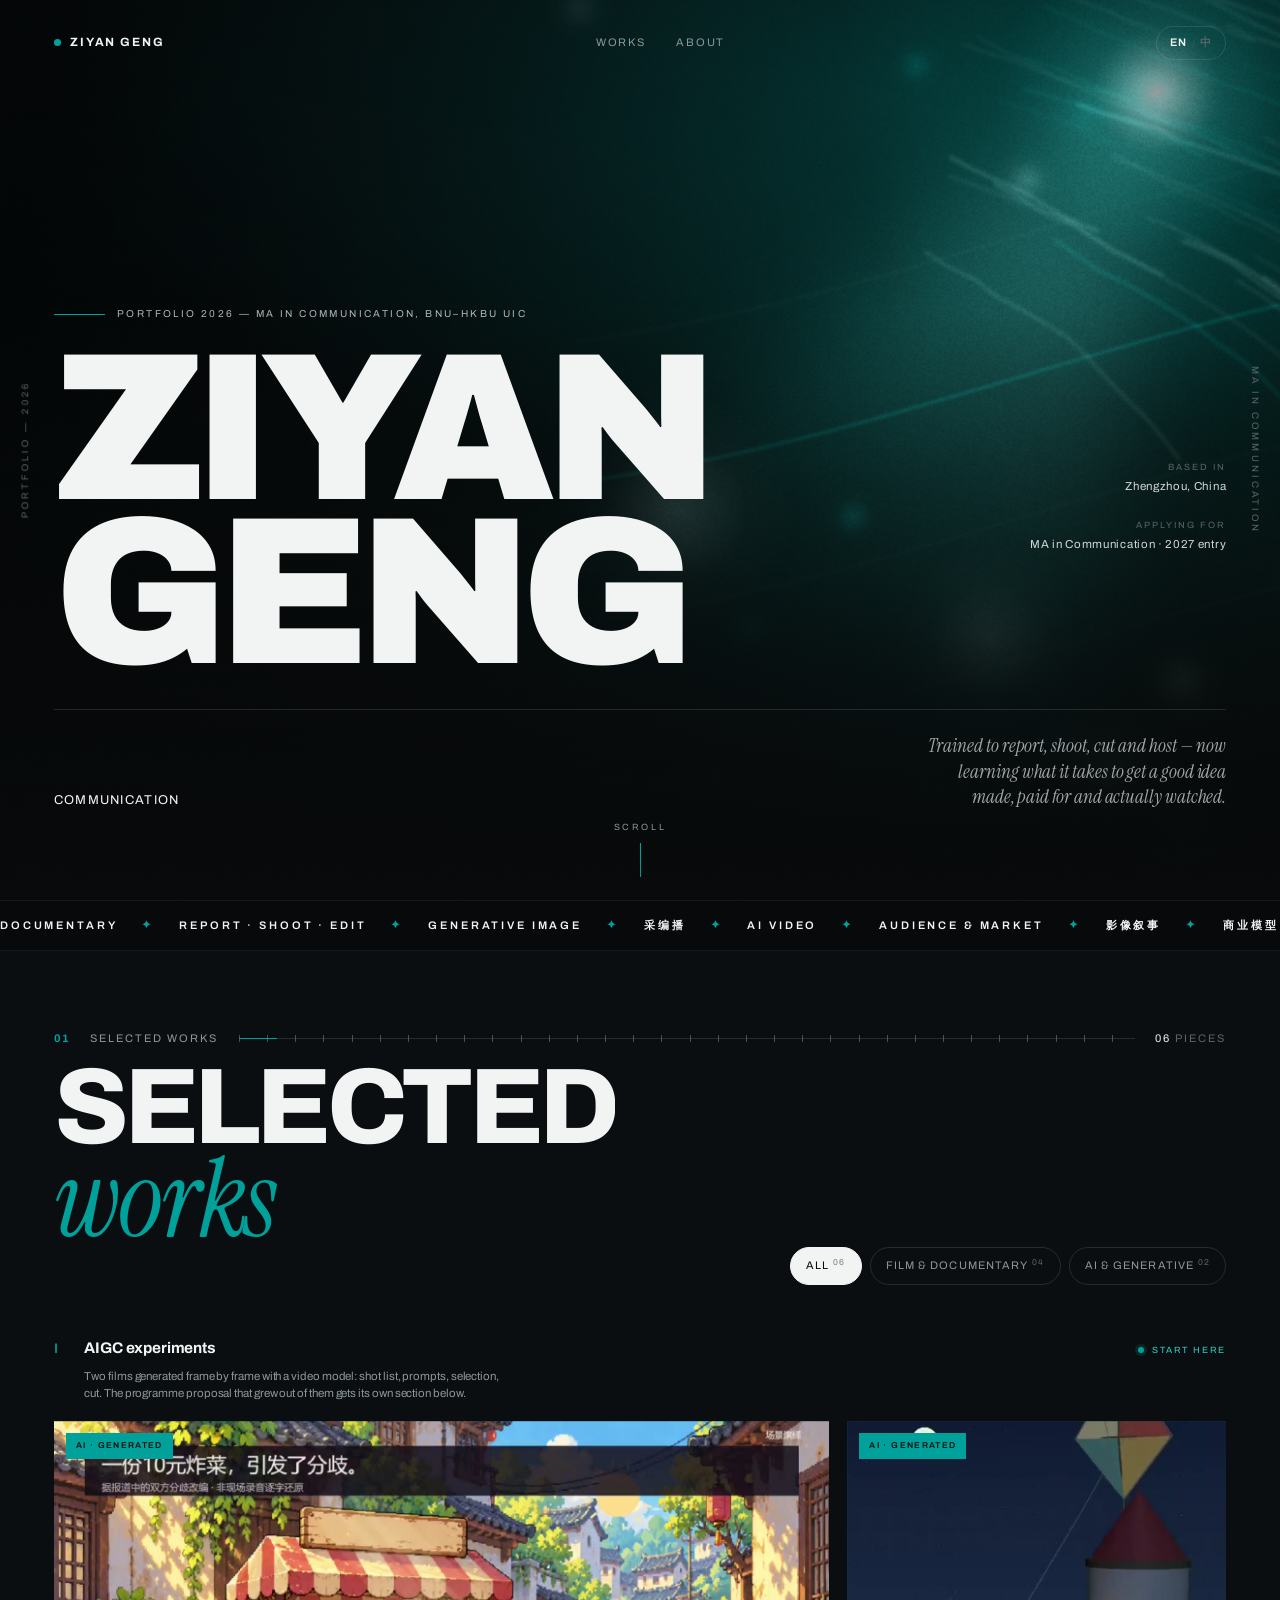
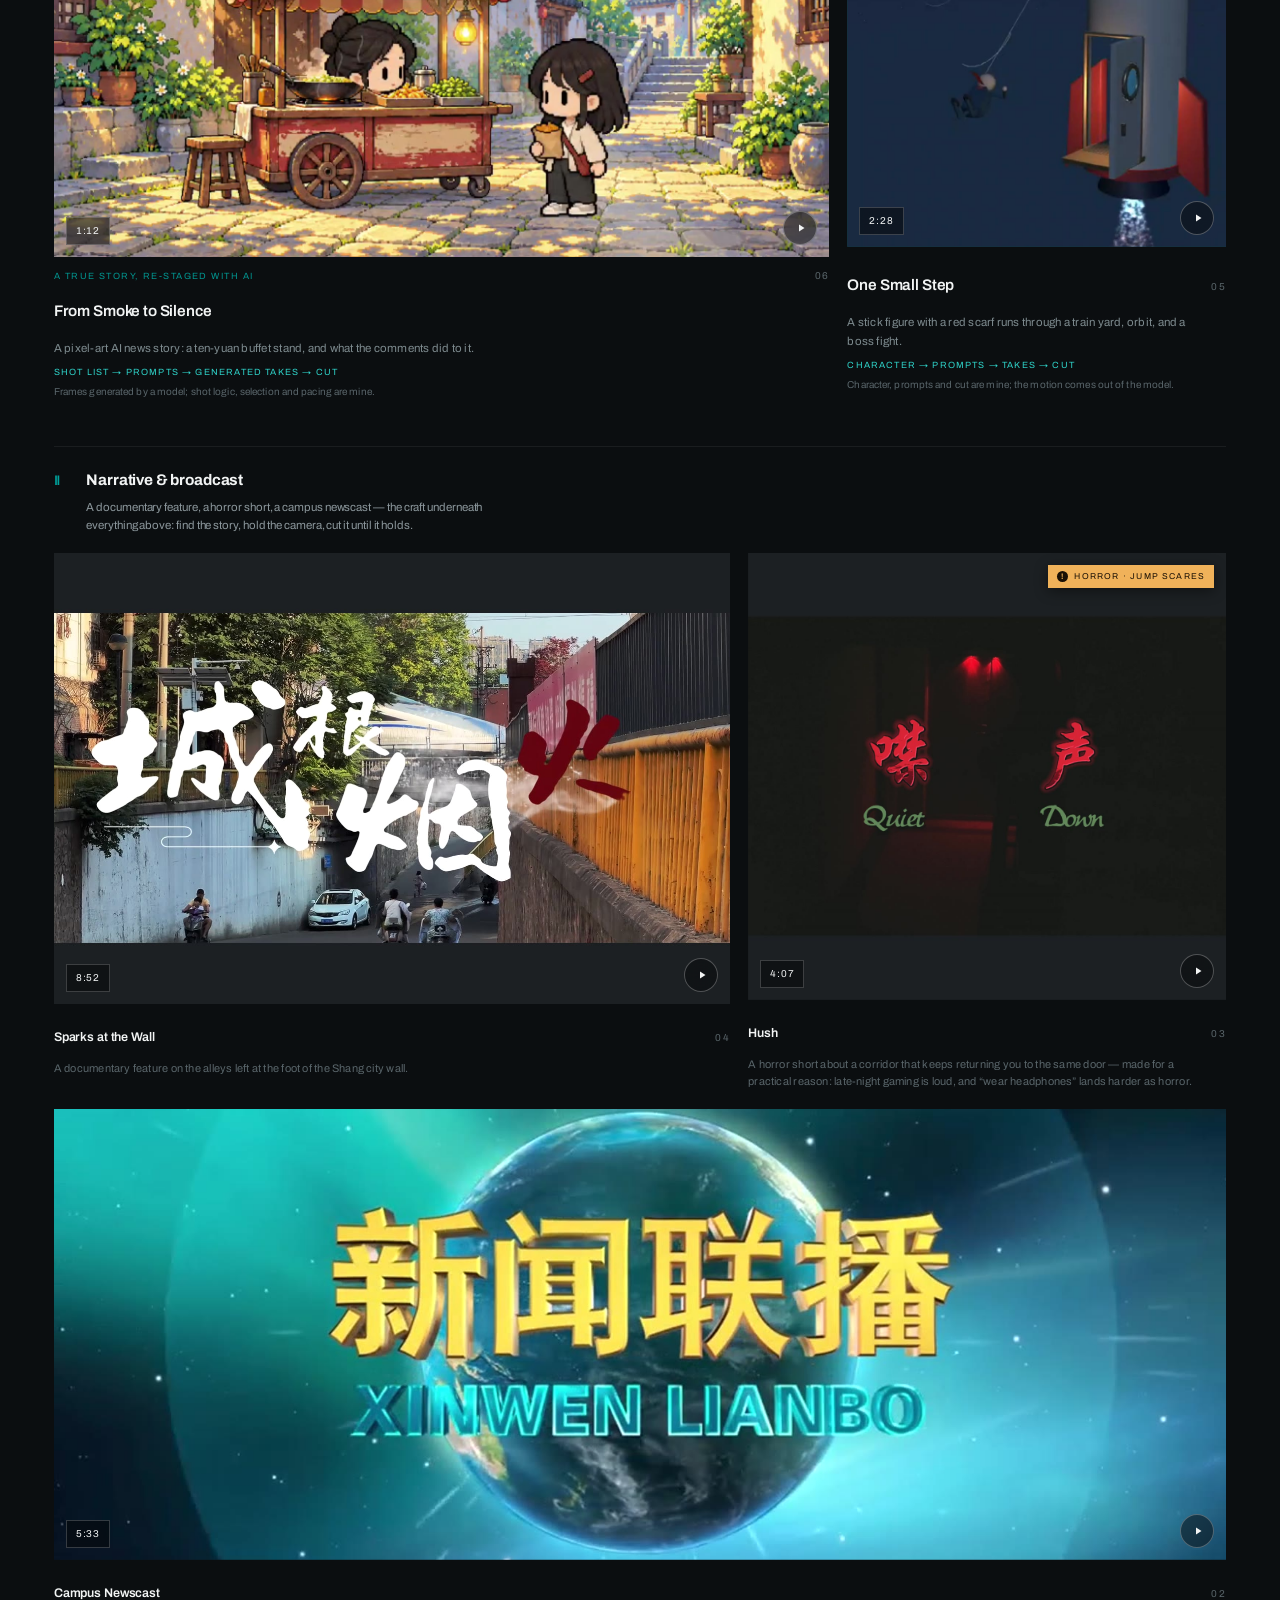
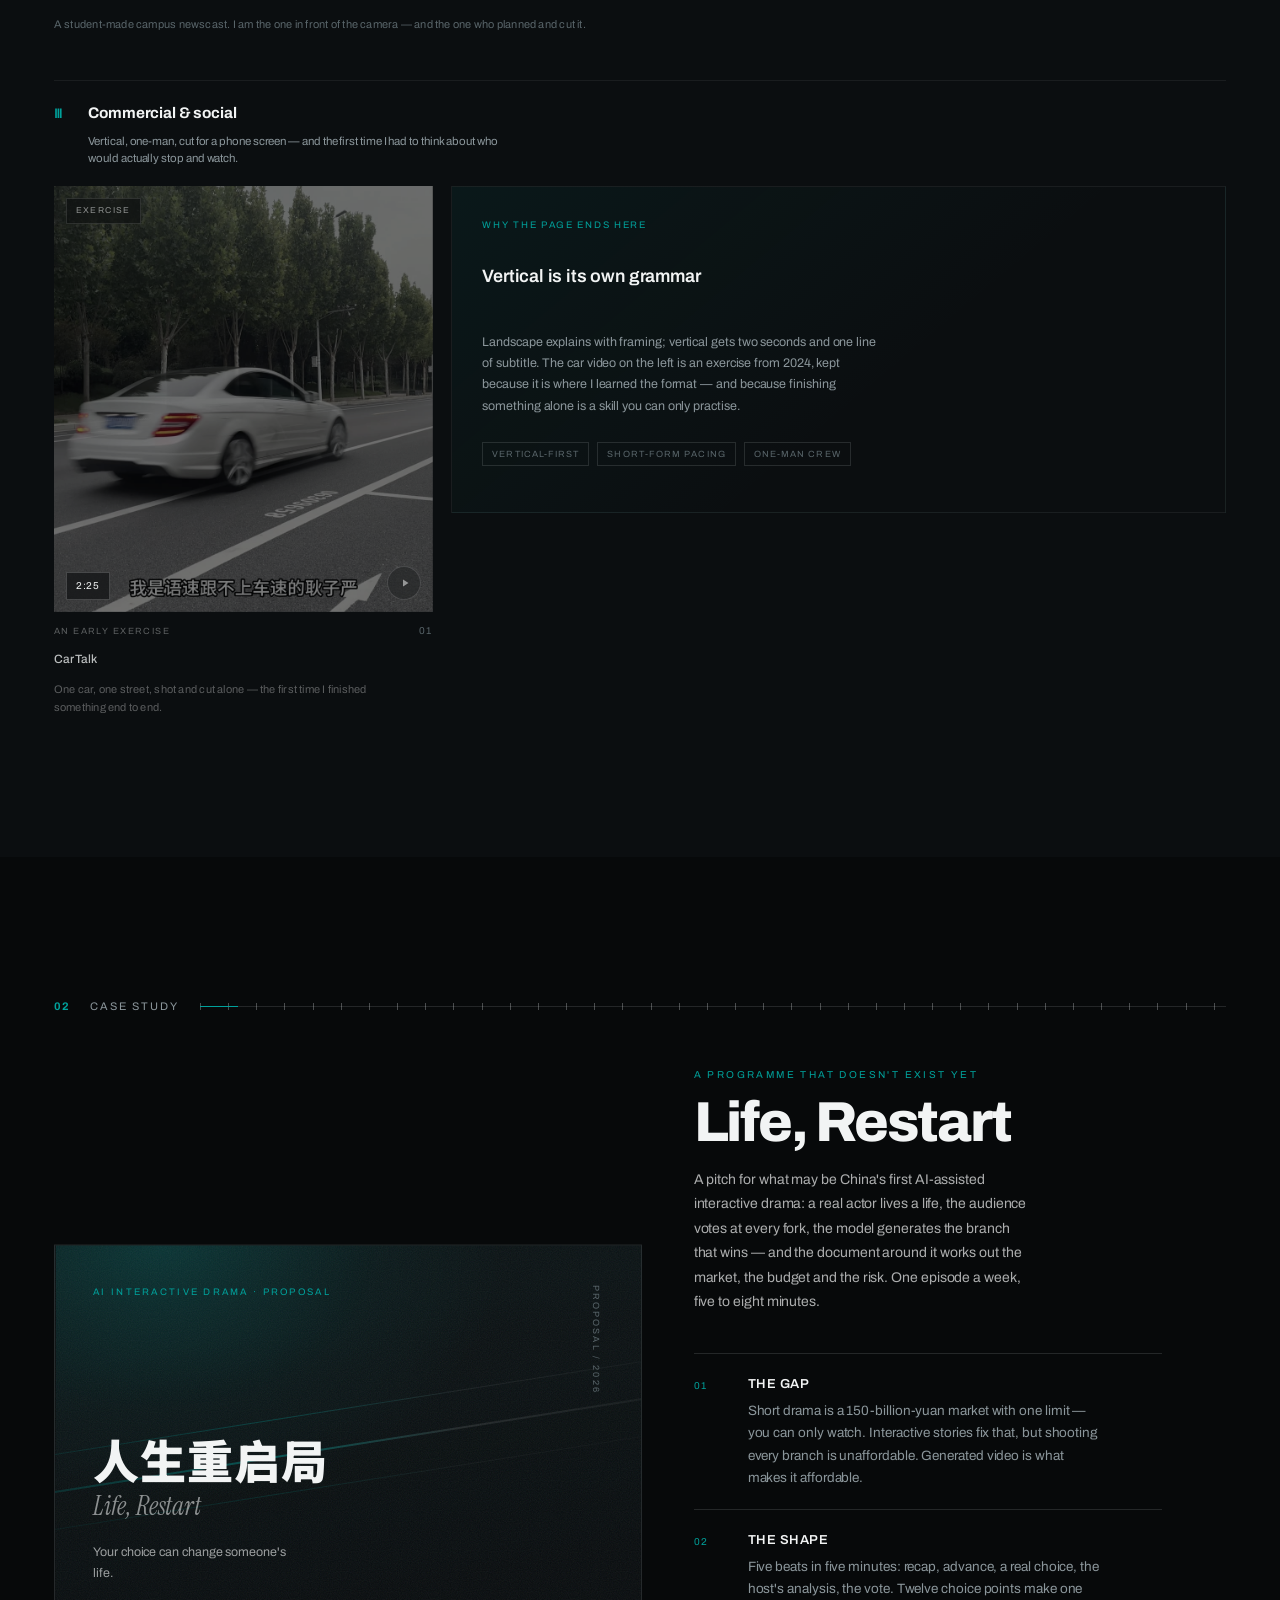
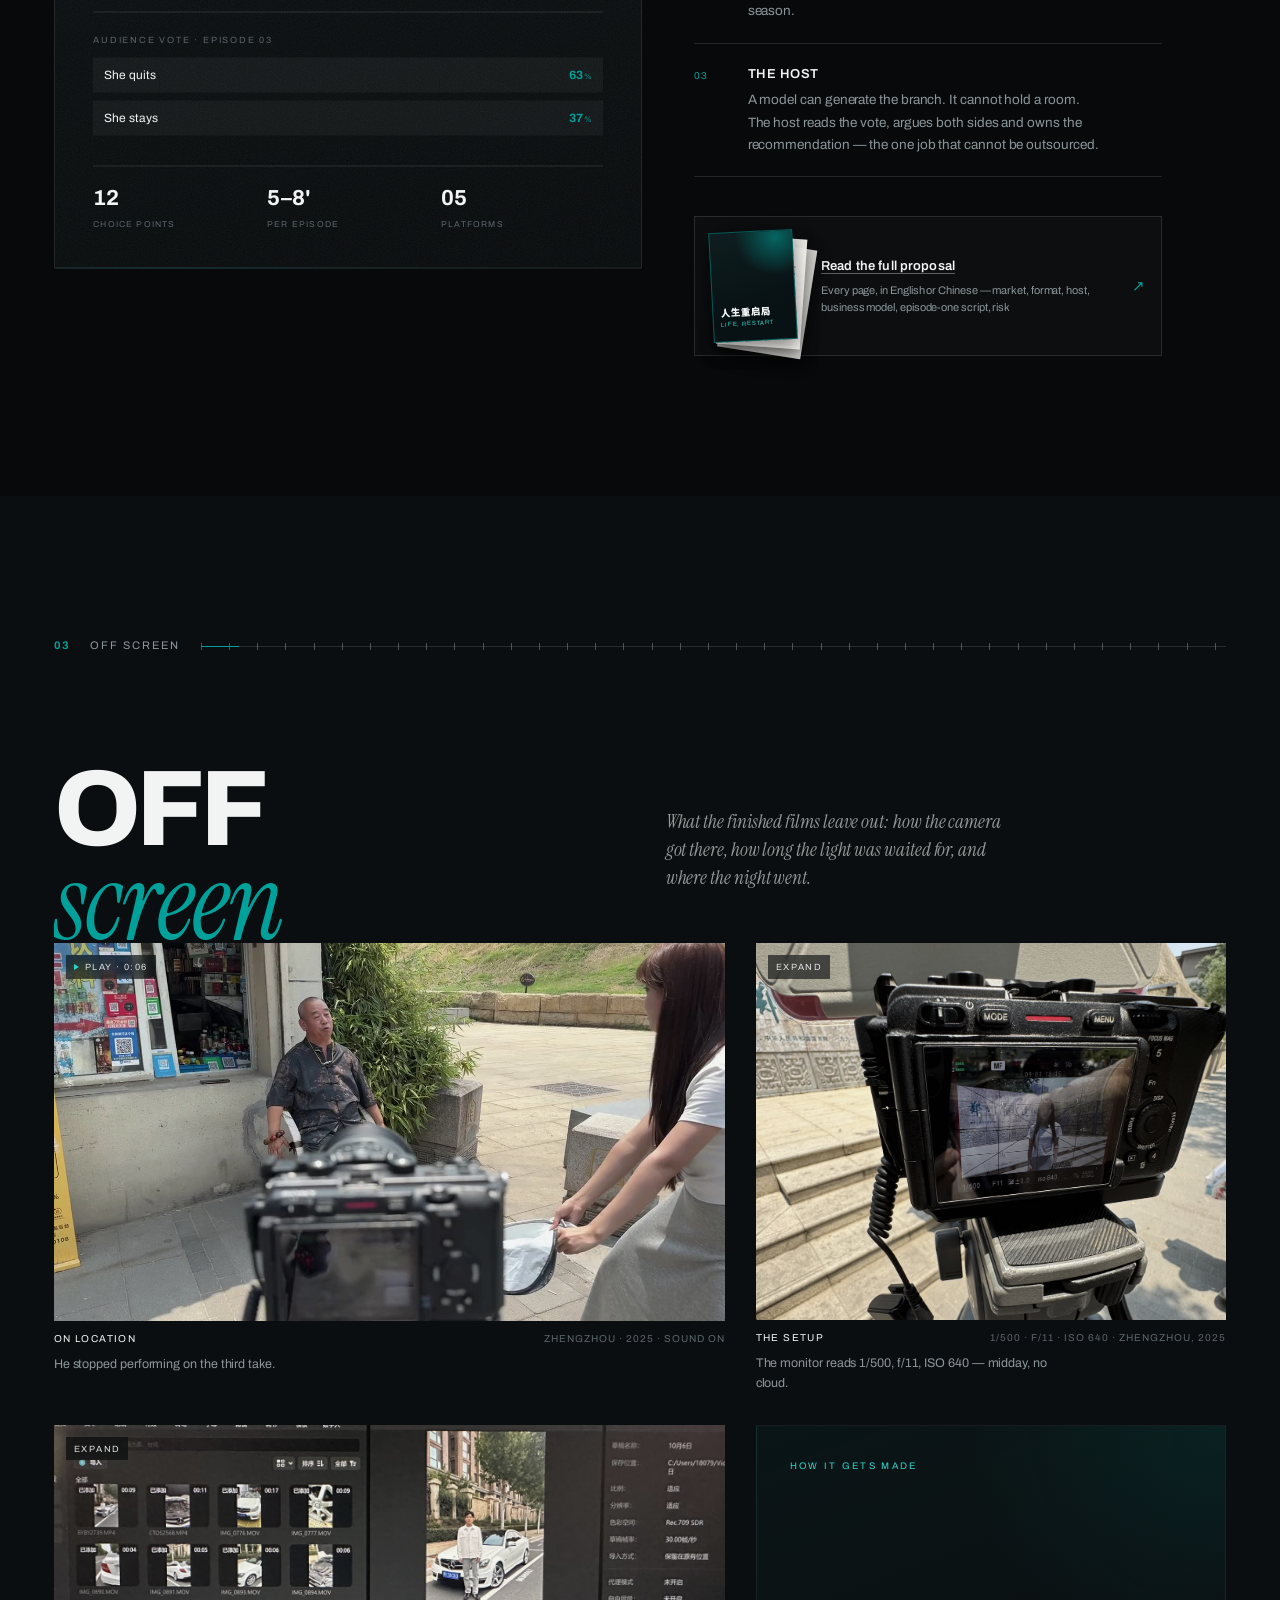
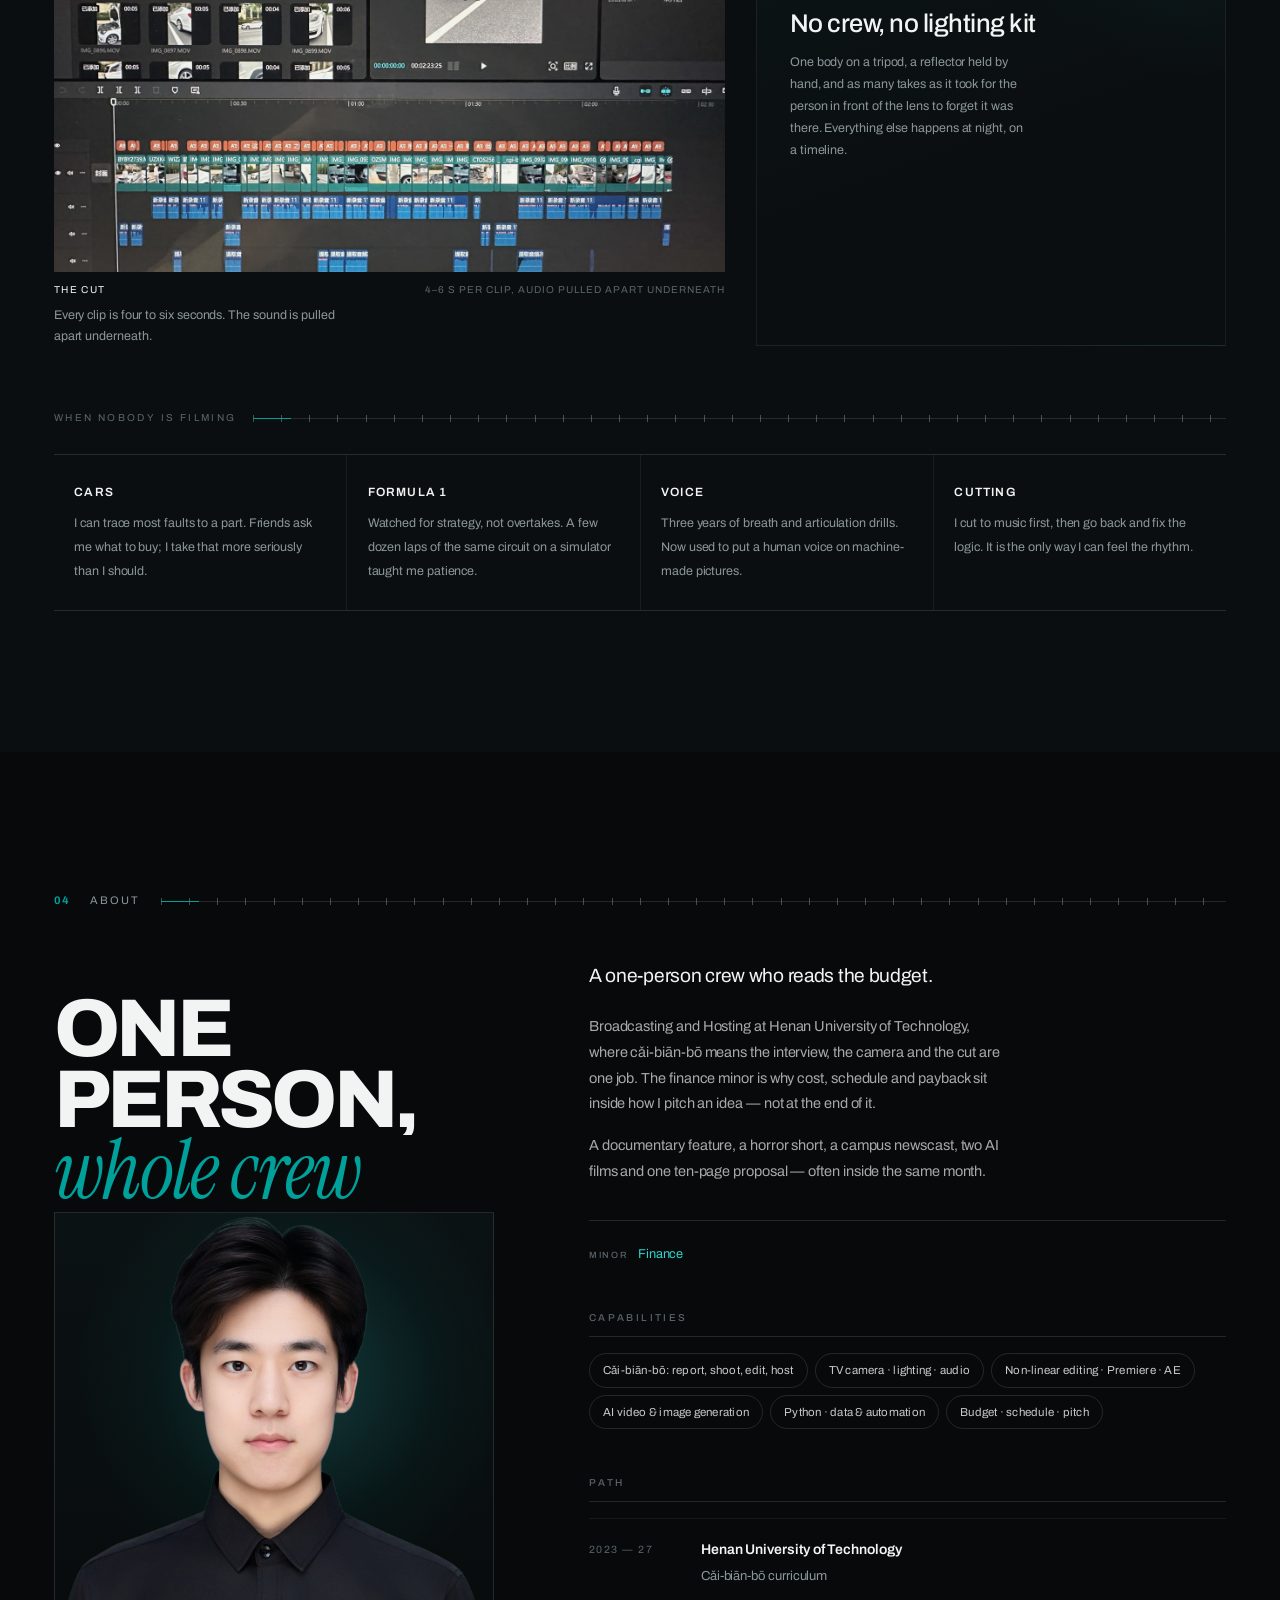
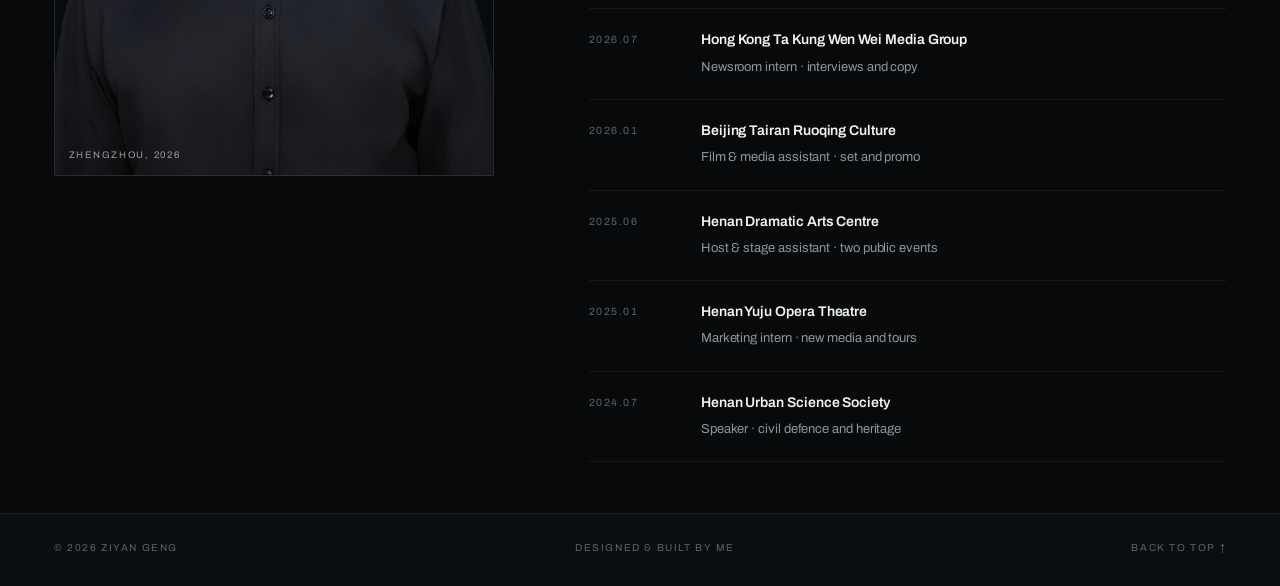
<file: index.html>
<!DOCTYPE html>
<html lang="en">
<head>
<meta charset="UTF-8" />
<meta name="viewport" content="width=device-width, initial-scale=1.0" />
<title>Ziyan Geng — Communication · Portfolio 2026</title>
<meta name="description" content="Portfolio of Ziyan Geng — reporting, shooting, editing and hosting (cǎi-biān-bō), documentary, short film, generative work, and a programme proposal that ships with its market, budget and risk. Application for the MA in Communication, BNU–HKBU UIC." />

<link rel="preconnect" href="https://fonts.googleapis.com" />
<link rel="preconnect" href="https://fonts.gstatic.com" crossorigin />
<!-- 字体走异步加载：即便 fonts.googleapis.com 访问不通，也不会拖住首屏渲染 -->
<link rel="preload" as="style" href="https://fonts.googleapis.com/css2?family=Archivo:wght@300;400;500;600;700;800;900&family=Instrument+Serif:ital@0;1&family=Noto+Sans+SC:wght@300;400;500;700;900&display=swap" />
<link rel="stylesheet" media="print" onload="this.media='all'" href="https://fonts.googleapis.com/css2?family=Archivo:wght@300;400;500;600;700;800;900&family=Instrument+Serif:ital@0;1&family=Noto+Sans+SC:wght@300;400;500;700;900&display=swap" />
<noscript><link rel="stylesheet" href="https://fonts.googleapis.com/css2?family=Archivo:wght@300;400;500;600;700;800;900&family=Instrument+Serif:ital@0;1&family=Noto+Sans+SC:wght@300;400;500;700;900&display=swap" /></noscript>

<!-- 兜底：万一样式表没加载成功，也不至于是一片惨白 -->
<style>
  html{background:#07090a}
  body{margin:0;background:#07090a;color:#f2f4f4;font-family:system-ui,-apple-system,"Segoe UI","PingFang SC","Microsoft YaHei",sans-serif}
</style>

<meta property="og:title" content="Ziyan Geng — Communication · Portfolio 2026" />
<meta property="og:description" content="Portfolio of Ziyan Geng: report, shoot, edit, host — documentary, short film, generative work and a programme proposal that comes with a market, a budget and a risk list. Application for the MA in Communication, BNU–HKBU UIC." />
<meta property="og:type" content="website" />
<meta name="theme-color" content="#07090a" />
<link rel="icon" href="data:image/svg+xml,%3Csvg xmlns='http://www.w3.org/2000/svg' viewBox='0 0 32 32'%3E%3Crect width='32' height='32' fill='%2308080a'/%3E%3Ccircle cx='16' cy='16' r='6' fill='%2300a19b'/%3E%3C/svg%3E" />

<link rel="stylesheet" href="assets/css/style.css?v=20261124f" />
<link rel="stylesheet" href="assets/css/doc.css?v=20261124f" />
</head>
<body>

<!-- ══════════════ PRELOADER ══════════════ -->
<div class="loader" id="loader">
  <div class="loader__inner">
    <div class="loader__row">
      <span class="loader__label">PORTFOLIO · 2026</span>
      <span class="loader__count" id="loaderCount">00</span>
    </div>
    <div class="loader__bar"><i id="loaderBar"></i></div>
  </div>
</div>

<!-- ══════════════ CURSOR ══════════════ -->
<div class="cursor" id="cursor"><span class="cursor__label"></span></div>

<!-- ══════════════ PROGRESS ══════════════ -->
<div class="progress"><i id="progressBar"></i></div>

<!-- ══════════════ SIDE RAIL ══════════════ -->
<div class="rail rail--left"><span>PORTFOLIO — 2026</span></div>
<div class="rail rail--right"><span>MA IN COMMUNICATION</span></div>

<!-- ══════════════ NAV ══════════════ -->
<header class="nav" id="nav">
  <a href="#top" class="nav__mark" data-cursor="home">
    <span class="nav__dot"></span>
    <span data-i18n="nav.mark">Ziyan Geng</span>
  </a>
  <nav class="nav__links">
    <a href="#works" data-i18n="nav.works">Works</a>
    <a href="#about" data-i18n="nav.about">About</a>
  </nav>
  <button class="lang" id="langToggle" aria-label="Switch language">
    <span class="lang__opt is-on" data-lang="en">EN</span>
    <span class="lang__slash">/</span>
    <span class="lang__opt" data-lang="zh">中</span>
  </button>
</header>

<!-- ══════════════ HERO ══════════════ -->
<section class="hero" id="top">
  <div class="hero__media">
    <canvas class="art art--hero" data-seed="7" data-mode="hero" data-tone="ember" data-art="flow"></canvas>
  </div>
  <div class="hero__grad"></div>
  <div class="grain"></div>

  <div class="hero__grid">
    <p class="hero__kicker reveal" data-i18n="hero.kicker">Portfolio 2026 — Application, BNU–HKBU UIC</p>

    <h1 class="hero__name">
      <span class="line"><span class="line__in" data-i18n="hero.first">YOUR</span></span><span class="line"><span class="line__in" data-i18n="hero.last">NAME</span></span>
    </h1>

    <div class="hero__foot">
      <p class="hero__role reveal" data-i18n="hero.role">
        Communication
      </p>
      <p class="hero__lede reveal" data-i18n="hero.lede">
        Trained to report, shoot, cut and host — now learning what it takes to get
        a good idea made, paid for and actually watched.
      </p>
    </div>
  </div>

  <div class="hero__meta">
    <div class="meta__item reveal">
      <span class="meta__k" data-i18n="hero.based">Based in</span>
      <span class="meta__v" data-i18n="hero.city">Zhengzhou, China</span>
    </div>
    <div class="meta__item reveal">
      <span class="meta__k" data-i18n="hero.status">Applying for</span>
      <span class="meta__v" data-i18n="hero.value">MA in Communication · 2027 entry</span>
    </div>
  </div>

  <a href="#works" class="scrollcue">
    <span data-i18n="hero.scroll">Scroll</span>
    <i></i>
  </a>
</section>

<!-- ══════════════ MARQUEE ══════════════ -->
<div class="marquee" aria-hidden="true">
  <div class="marquee__track" id="marqueeTrack"></div>
</div>

<!-- ══════════════ WORKS ══════════════ -->
<section class="section works" id="works">
  <div class="wrap">
    <div class="sec__head">
      <span class="sec__num">01</span>
      <span class="sec__tag" data-i18n="w.tag">Selected Works</span>
      <span class="sec__rule"></span>
      <span class="sec__count"><span id="workCount" data-count>0</span> <span data-i18n="w.items">pieces</span></span>
    </div>

    <div class="works__top">
      <h2 class="display works__title" data-drift="0.05">
        <span class="line"><span class="line__in" data-i18n="w.title">SELECTED</span></span>
        <span class="line"><span class="line__in"><em data-i18n="w.title2">works</em></span></span>
      </h2>
      <div class="filters" id="filters">
        <button class="filter is-on" data-filter="all"><span data-i18n="f.all">All</span><sup>06</sup></button>
        <button class="filter" data-filter="film"><span data-i18n="f.film">Film &amp; Documentary</span><sup>04</sup></button>
        <button class="filter" data-filter="ai"><span data-i18n="f.ai">AI &amp; Generative</span><sup>02</sup></button>
      </div>
    </div>

    <div class="grid" id="worksGrid"></div>
  </div>
</section>

<!-- ══════════════ FEATURED / CASE STUDY ══════════════ -->
<section class="section featured" id="featured">
  <div class="wrap">
    <div class="sec__head">
      <span class="sec__num">02</span>
      <span class="sec__tag" data-i18n="f2.tag">Case Study</span>
      <span class="sec__rule"></span>
    </div>
  </div>

  <div class="feature">
    <div class="poster" data-drift="0.04">
      <span class="poster__livery" aria-hidden="true"><i></i><i></i><i></i></span>
      <span class="poster__tag" data-i18n="f2.posterTag">AI interactive drama · proposal</span>
      <h4 class="poster__cn">人生重启局</h4>
      <p class="poster__en">Life, Restart</p>
      <p class="poster__sub" data-i18n="f2.posterSub">Your choice can change someone's life.</p>

      <div class="vote">
        <span class="vote__label" data-i18n="f2.vote">Audience vote · episode 03</span>
        <div class="vote__row"><span data-i18n="f2.v1">She quits</span><b style="--p:63%">63</b></div>
        <div class="vote__row"><span data-i18n="f2.v2">She stays</span><b style="--p:37%">37</b></div>
      </div>

      <div class="poster__stats">
        <div><b data-count>12</b><span data-i18n="f2.st1">choice points</span></div>
        <div><b>5–8'</b><span data-i18n="f2.st2">per episode</span></div>
        <div><b data-count>05</b><span data-i18n="f2.st3">platforms</span></div>
      </div>
      <div class="poster__mark">PROPOSAL / 2026</div>
    </div>

    <div class="feature__text">
      <p class="feature__kicker" data-i18n="f2.kicker">A programme that doesn't exist yet</p>
      <h3 class="feature__title" data-i18n="f2.title">Life, Restart</h3>
      <p class="feature__desc" data-i18n="f2.desc">
        A pitch for what may be China's first AI-assisted interactive drama: a
        real actor lives a life, the audience votes at every fork, the model
        generates the branch that wins — and the document around it works out the
        market, the budget and the risk.
      </p>

      <ol class="steps">
        <li class="step">
          <span class="step__n">01</span>
          <div>
            <h4 data-i18n="f2.s1t">The gap</h4>
            <p data-i18n="f2.s1d">Short drama is a huge market with one limit — you can only watch. Generated video is what makes interactive branches affordable.</p>
          </div>
        </li>
        <li class="step">
          <span class="step__n">02</span>
          <div>
            <h4 data-i18n="f2.s2t">The shape</h4>
            <p data-i18n="f2.s2d">Five beats in five minutes: recap, advance, a real choice, the host's analysis, the vote. Twelve choice points make one season.</p>
          </div>
        </li>
        <li class="step">
          <span class="step__n">03</span>
          <div>
            <h4 data-i18n="f2.s3t">The host</h4>
            <p data-i18n="f2.s3d">A model can generate the branch. It cannot hold a room. The host reads the vote, argues both sides and owns the recommendation.</p>
          </div>
        </li>
      </ol>

      <a class="doc" id="openScript" href="assets/script/proposal.pdf">
        <span class="doc__stack" aria-hidden="true">
          <span class="mini mini--3"></span>
          <span class="mini mini--2"></span>
          <span class="mini mini--1">
            <b>人生重启局</b>
            <i>LIFE, RESTART</i>
          </span>
        </span>
        <span class="doc__txt">
          <b data-i18n="f2.docT">Read the full proposal</b>
          <span data-i18n="f2.docS">Every page, in English or Chinese — market, format, host, business model, episode-one script, risk</span>
        </span>
        <span class="doc__go">↗</span>
      </a>
    </div>
  </div>
</section>

<!-- ══════════════ OFF SCREEN ══════════════ -->
<section class="section off" id="off">
  <div class="wrap">
    <div class="sec__head">
      <span class="sec__num">03</span>
      <span class="sec__tag" data-i18n="o.tag">Off Screen</span>
      <span class="sec__rule"></span>
    </div>
    <div class="off__head">
      <h2 class="display" data-drift="0.05">
        <span class="line"><span class="line__in" data-i18n="o.title">OFF</span></span>
        <span class="line"><span class="line__in"><em data-i18n="o.title2">screen</em></span></span>
      </h2>
      <p class="off__lede" data-i18n="o.lede">
        What the finished films leave out: how the camera got there, how long the
        light was waited for, and where the night went.
      </p>
    </div>

    <div class="bts" id="bts"></div>

    <div class="off__sub">
      <span class="off__sub-k" data-i18n="o.sub">When nobody is filming</span>
      <span class="sec__rule"></span>
    </div>

    <ul class="hobbies" id="hobbies"></ul>
  </div>
</section>

<!-- ══════════════ ABOUT ══════════════ -->
<section class="section about" id="about">
  <div class="wrap">
    <div class="sec__head">
      <span class="sec__num">04</span>
      <span class="sec__tag" data-i18n="a.tag">About</span>
      <span class="sec__rule"></span>
    </div>

    <div class="about__grid">
      <div class="about__left">
        <h2 class="display about__title" data-drift="0.05">
          <span class="line"><span class="line__in" data-i18n="a.t1">One</span></span>
          <span class="line"><span class="line__in" data-i18n="a.t2">person,</span></span>
          <span class="line"><span class="line__in"><em data-i18n="a.t3">whole crew</em></span></span>
        </h2>
        <div class="portrait">
          <img class="portrait__img" src="assets/img/portrait.png" alt="Ziyan Geng" />
          <span class="portrait__cap" data-i18n="a.cap">Zhengzhou, 2026</span>
        </div>
      </div>

      <div class="about__right">
        <p class="about__lead reveal" data-i18n="a.lead">
          A one-person crew who reads the budget.
        </p>
        <p class="reveal" data-i18n="a.p1">
          Broadcasting and Hosting at Henan University of Technology, where cǎi-biān-bō
          means the interview, the camera and the cut are one job. The finance minor is
          why cost, schedule and payback sit inside how I pitch an idea — not at the
          end of it.
        </p>
        <p class="reveal" data-i18n="a.p2">
          A documentary feature, a horror short, a campus newscast, two AI films and one
          ten-page proposal — often inside the same month.
        </p>

        <dl class="facts reveal">
          <div class="fact fact--key">
            <dt data-i18n="a.f2k">Minor</dt>
            <dd data-i18n="a.f2v">Finance</dd>
          </div>
        </dl>

        <div class="block reveal">
          <h3 class="block__title"><span data-i18n="a.skills">Capabilities</span></h3>
          <ul class="chips">
            <li data-i18n="a.sk1">Cǎi-biān-bō: report, shoot, edit, host</li>
            <li data-i18n="a.sk2">TV camera · lighting · audio</li>
            <li data-i18n="a.sk3">Non-linear editing · Premiere · AE</li>
            <li data-i18n="a.sk4">AI video &amp; image generation</li>
            <li data-i18n="a.sk5">Python · data &amp; automation</li>
            <li data-i18n="a.sk6">Budget · schedule · pitch</li>
          </ul>
        </div>

        <div class="block reveal">
          <h3 class="block__title"><span data-i18n="a.path">Path</span></h3>
          <ul class="timeline">
            <li>
              <span class="tl__year">2023 — 27</span>
              <div>
                <h4 data-i18n="a.tl1t">Henan University of Technology</h4>
                <p data-i18n="a.tl1d">Cǎi-biān-bō curriculum</p>
              </div>
            </li>
            <li>
              <span class="tl__year">2026.07</span>
              <div>
                <h4 data-i18n="a.tl2t">Hong Kong Ta Kung Wen Wei Media Group</h4>
                <p data-i18n="a.tl2d">Newsroom intern · interviews and copy</p>
              </div>
            </li>
            <li>
              <span class="tl__year">2026.01</span>
              <div>
                <h4 data-i18n="a.tl3t">Beijing Tairan Ruoqing Culture</h4>
                <p data-i18n="a.tl3d">Film &amp; media assistant · set and promo</p>
              </div>
            </li>
            <li>
              <span class="tl__year">2025.06</span>
              <div>
                <h4 data-i18n="a.tl4t">Henan Dramatic Arts Centre</h4>
                <p data-i18n="a.tl4d">Host &amp; stage assistant · two public events</p>
              </div>
            </li>
            <li>
              <span class="tl__year">2025.01</span>
              <div>
                <h4 data-i18n="a.tl5t">Henan Yuju Opera Theatre</h4>
                <p data-i18n="a.tl5d">Marketing intern · new media and tours</p>
              </div>
            </li>
            <li>
              <span class="tl__year">2024.07</span>
              <div>
                <h4 data-i18n="a.tl6t">Henan Urban Science Society</h4>
                <p data-i18n="a.tl6d">Speaker · civil defence and heritage</p>
              </div>
            </li>
          </ul>
        </div>
      </div>
    </div>
  </div>
</section>

<!-- ══════════════ CLOSING STRIP ══════════════ -->
<footer class="endbar">
  <span>© 2026 <span data-i18n="nav.mark">Ziyan Geng</span></span>
  <span data-i18n="c.built">Designed &amp; built by me</span>
  <a href="#top" class="footer__top" data-i18n="c.top">Back to top ↑</a>
</footer>

<!-- ══════════════ SCRIPT READER ══════════════ -->
<div class="reader" id="reader" aria-hidden="true">
  <div class="reader__bar">
    <span class="reader__k" id="readerKicker" data-i18n="r.kicker">Life, Restart — programme proposal</span>
    <span class="reader__acts">
      <a class="reader__dl" id="readerDl" href="assets/script/proposal.pdf" download data-i18n="r.dl">Download PDF</a>
      <button class="reader__x" id="readerClose" type="button" aria-label="Close">
        <span data-i18n="r.close">Close</span> <i>✕</i>
      </button>
    </span>
  </div>
  <div class="reader__stage" id="readerStage"></div>
</div>

<!-- ══════════════ LIGHTBOX ══════════════ -->
<div class="lightbox" id="lightbox">
  <button class="lb__close" id="lbClose" aria-label="Close">✕</button>
  <button class="lb__nav lb__prev" id="lbPrev" aria-label="Previous">←</button>
  <button class="lb__nav lb__next" id="lbNext" aria-label="Next">→</button>
  <figure class="lb__figure">
    <div class="lb__media" id="lbMedia"></div>
    <figcaption class="lb__cap">
      <span class="lb__title" id="lbTitle"></span>
      <span class="lb__meta" id="lbMeta"></span>
    </figcaption>
    <div class="lb__extra" id="lbExtra" hidden></div>
  </figure>
</div>

<script src="assets/js/data.js?v=20261124f"></script>
<script src="assets/js/proposal.js?v=20261124f"></script>
<script src="assets/js/main.js?v=20261124f"></script>
</body>
</html>
</file>
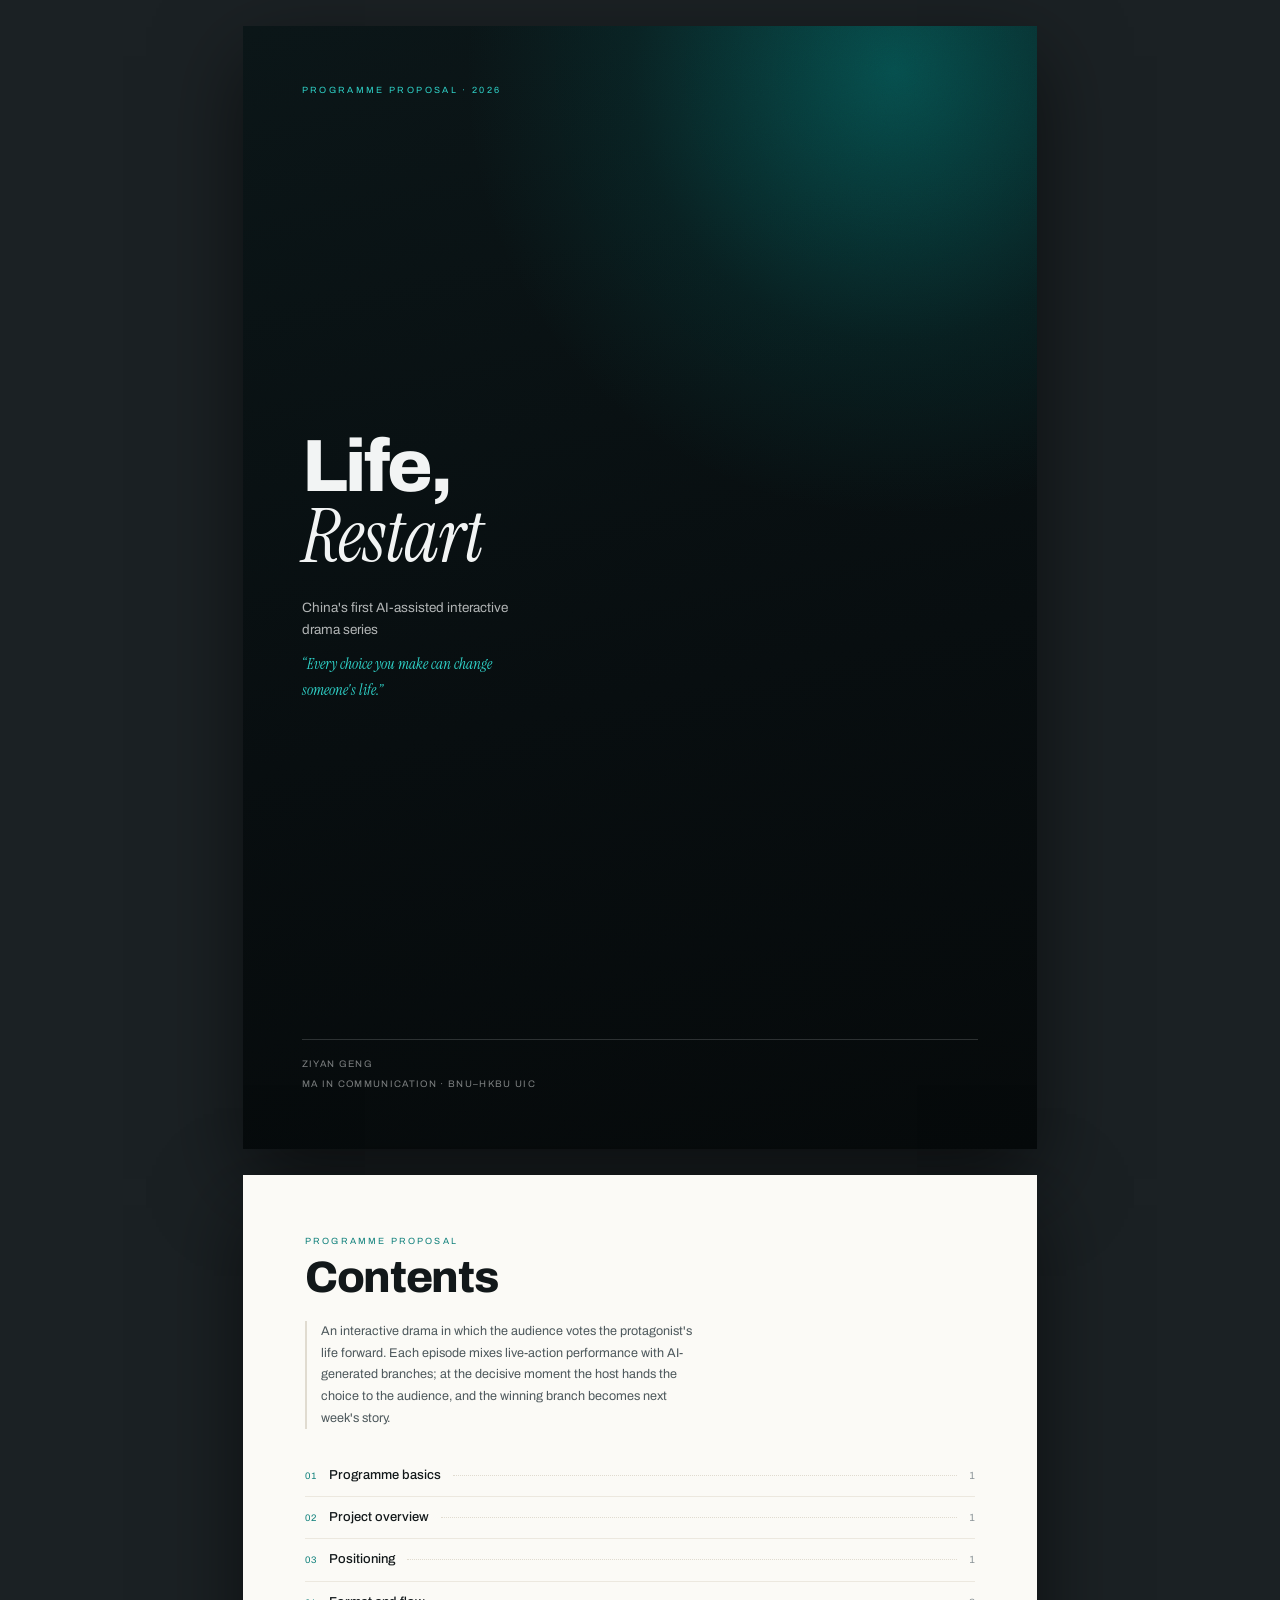
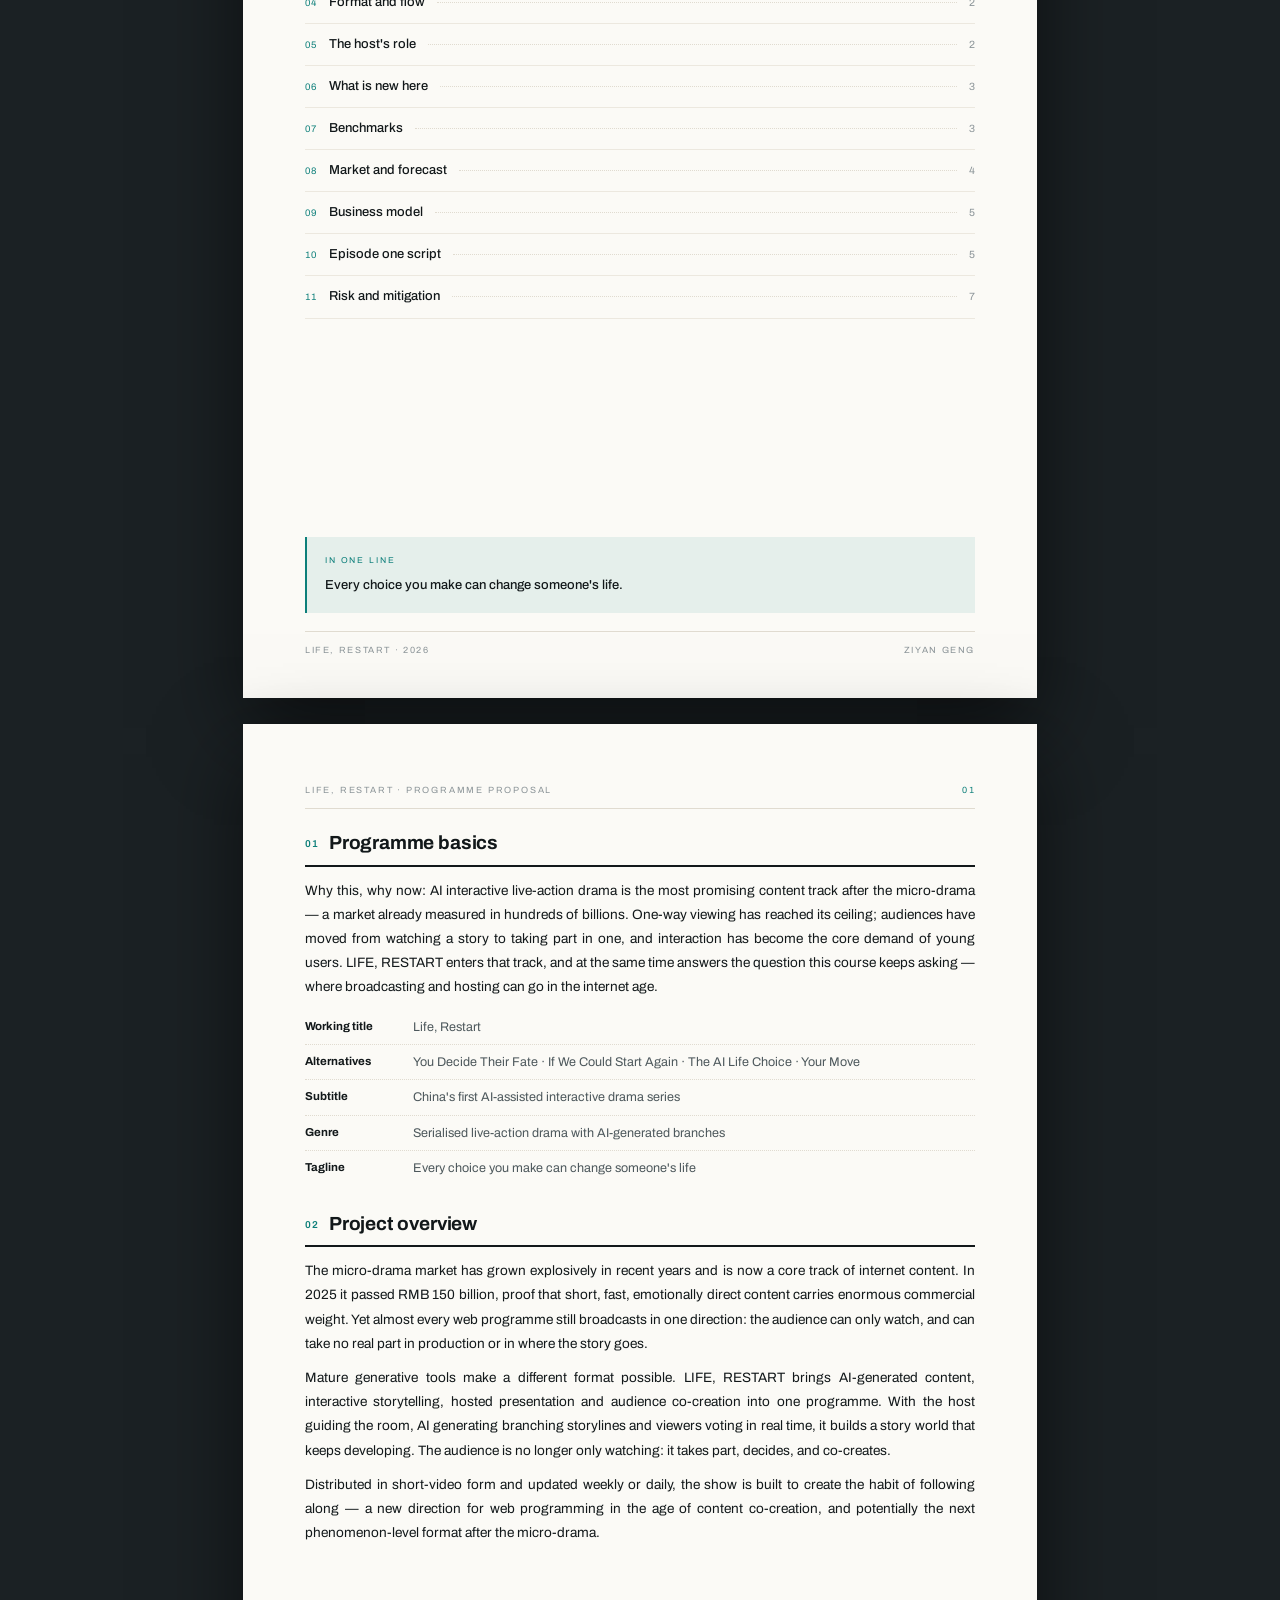
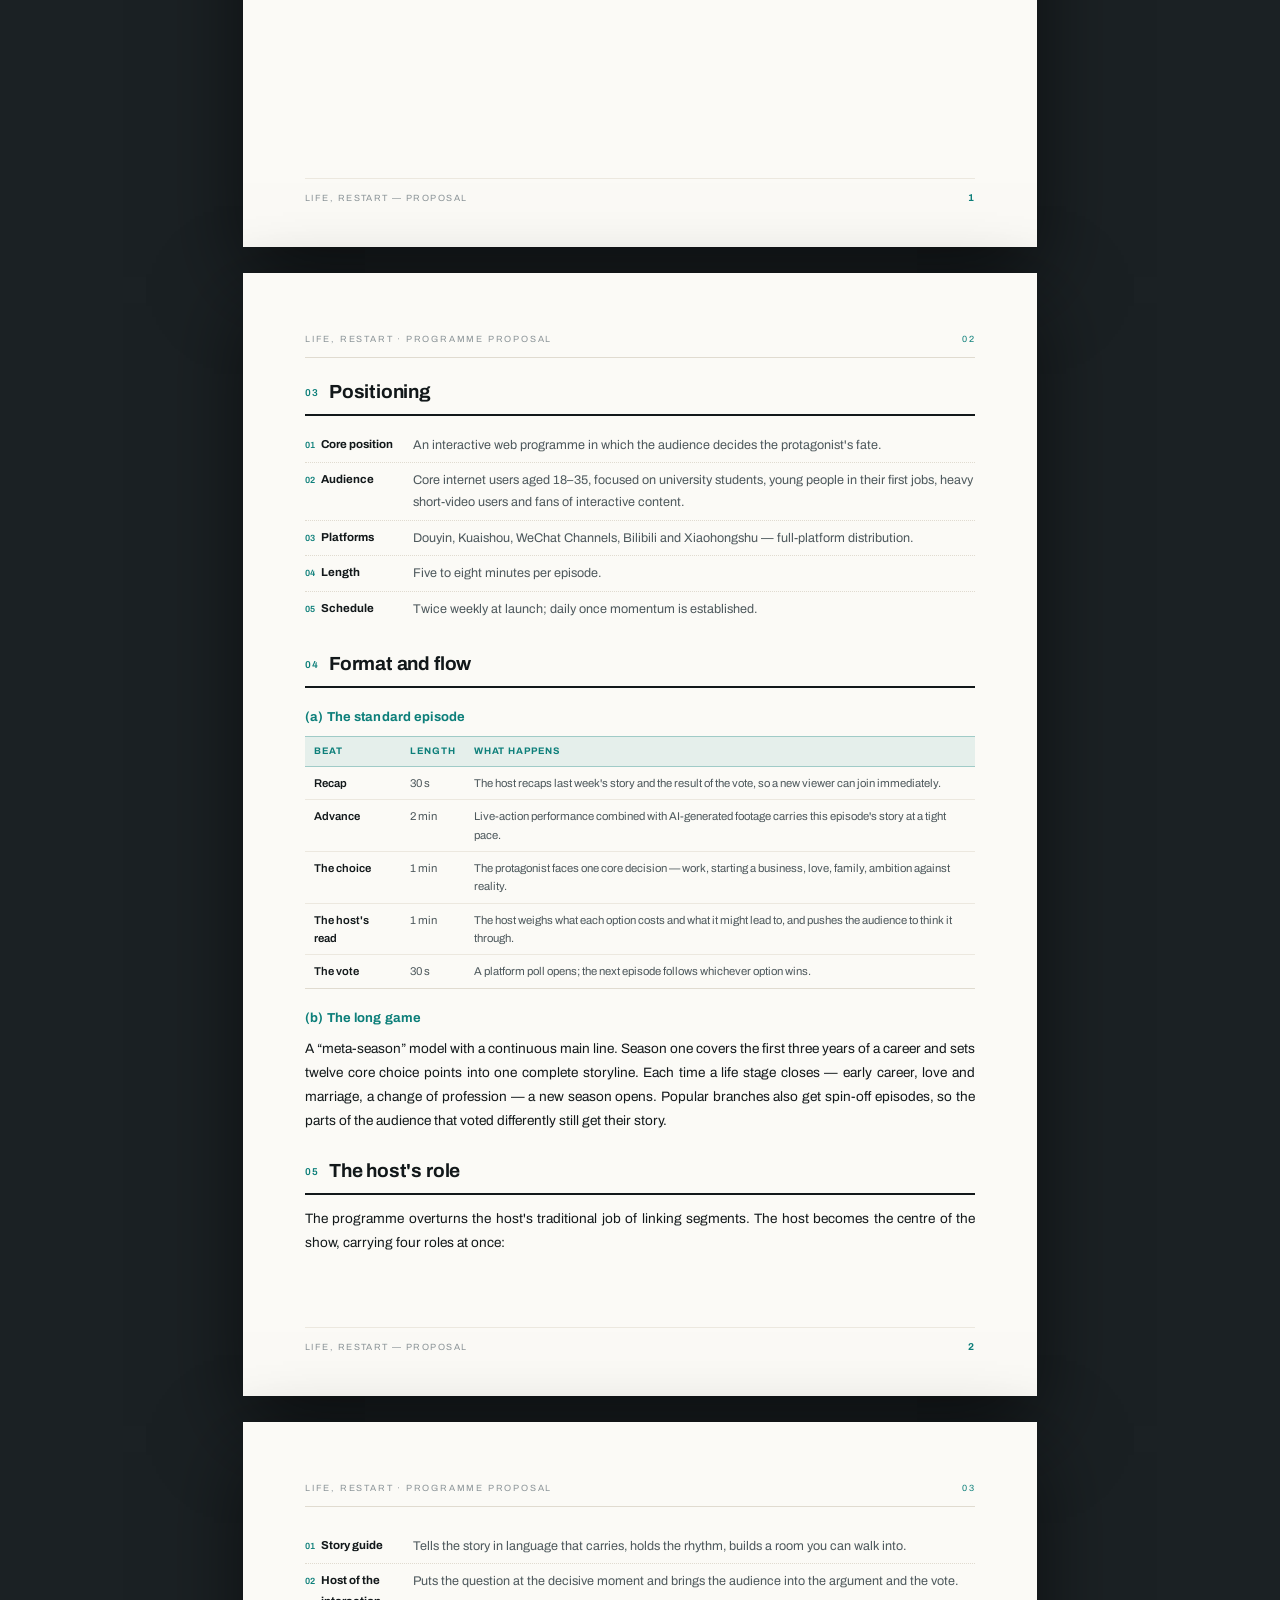
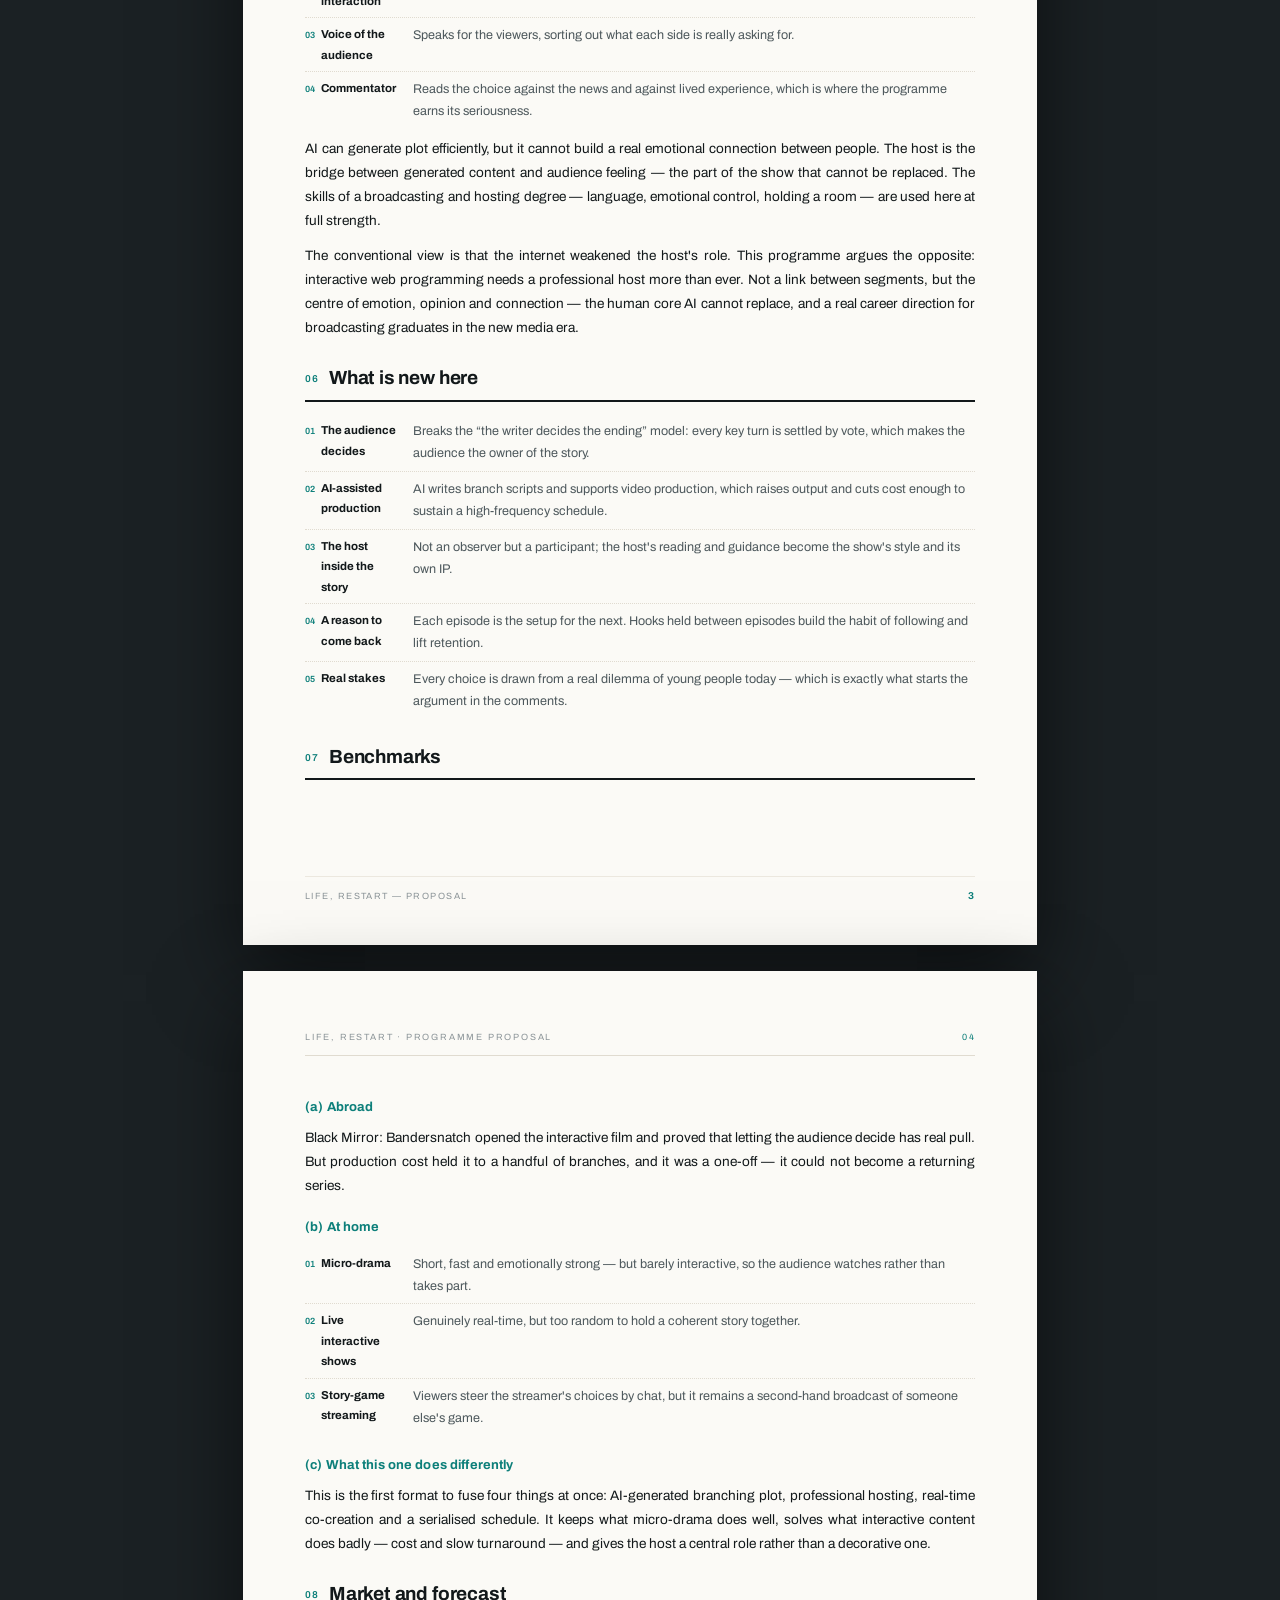
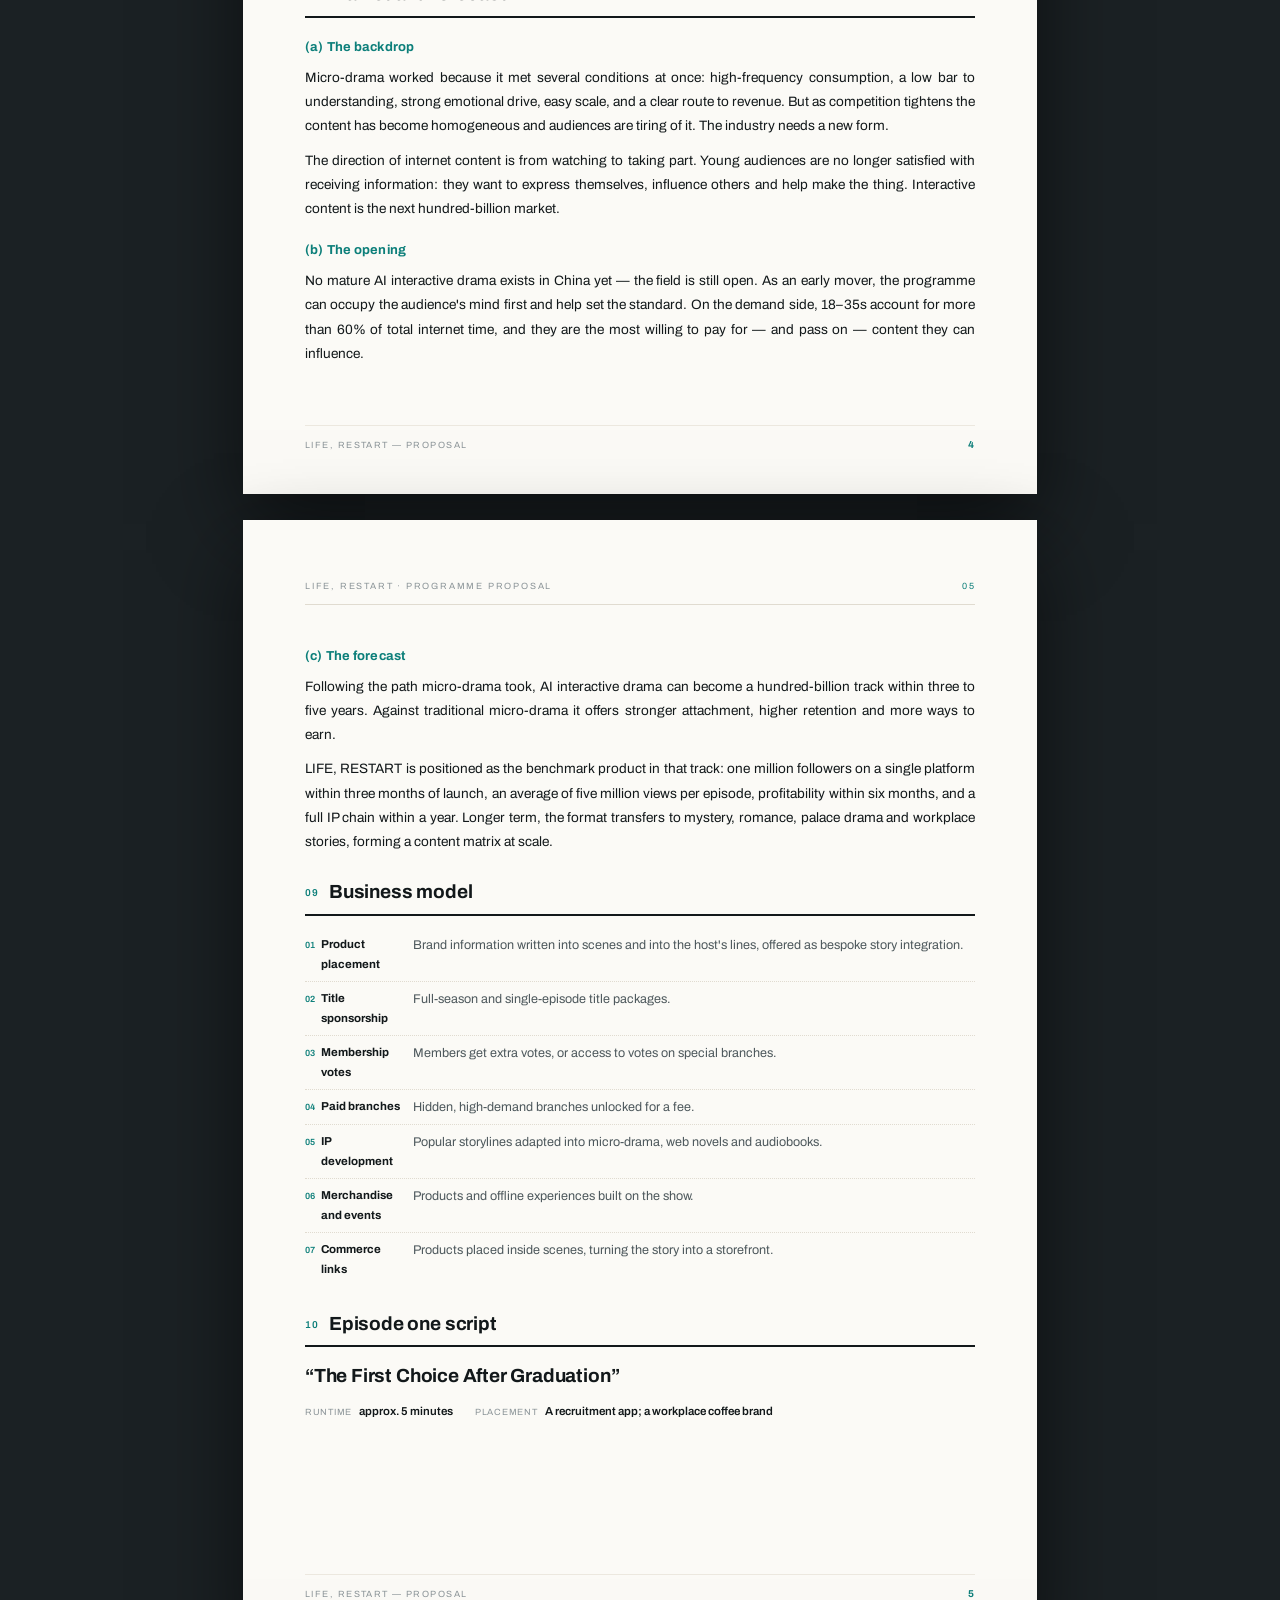
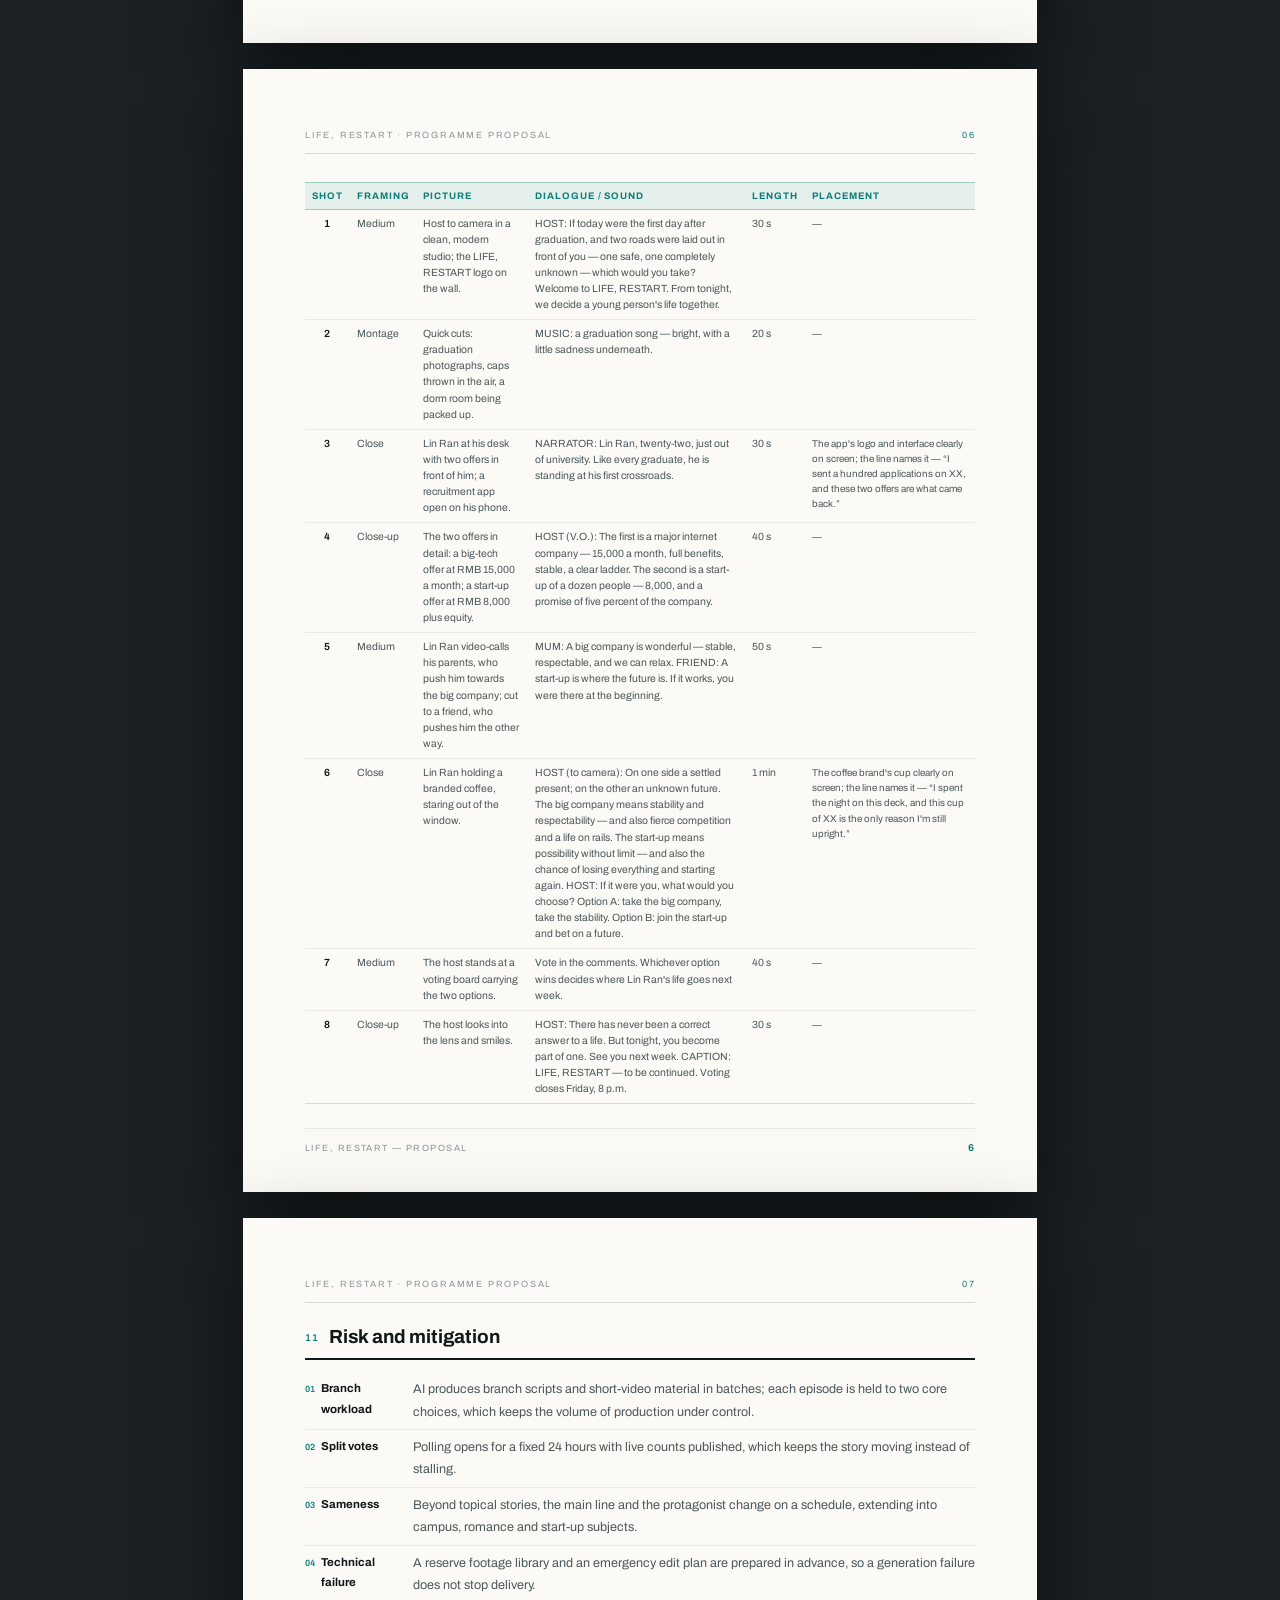
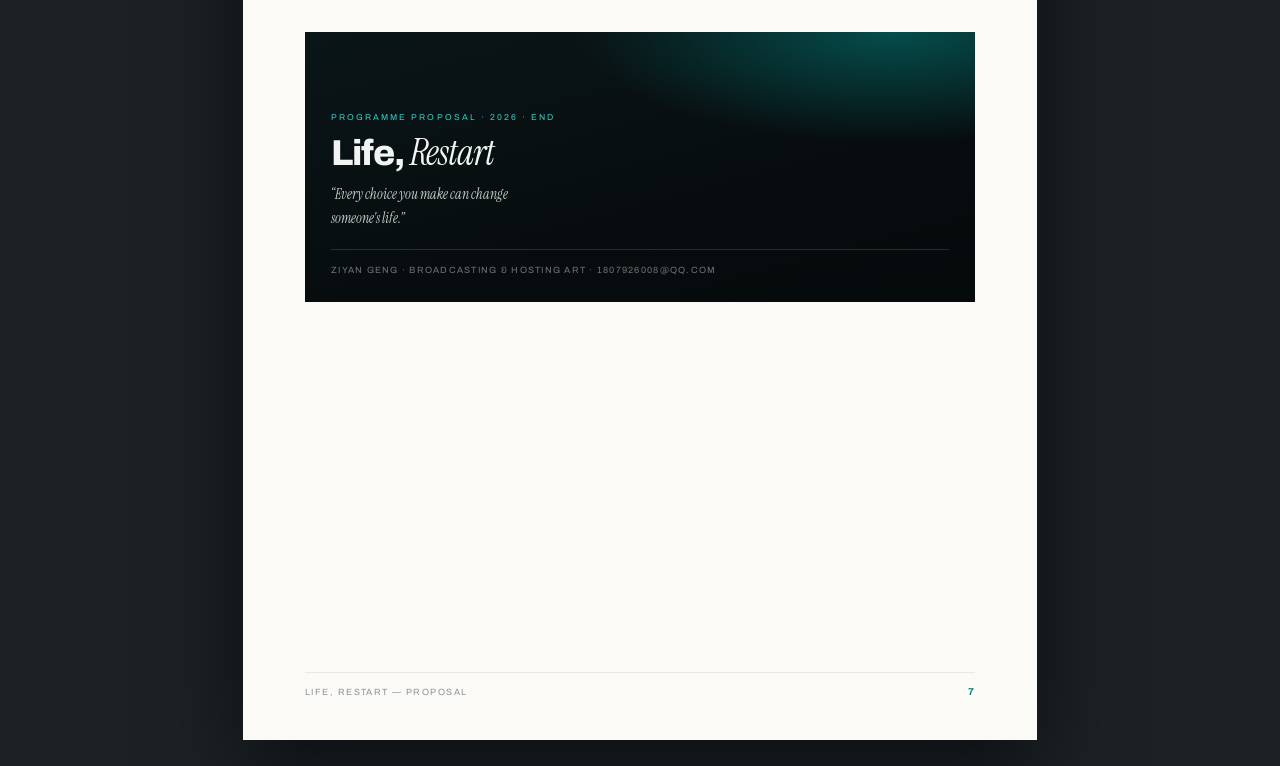
<file: assets/doc/print.html>
<!DOCTYPE html>
<html lang="en">
<head>
<meta charset="utf-8" />
<meta name="viewport" content="width=device-width, initial-scale=1.0" />
<title>Life, Restart — programme proposal</title>
<link href="https://fonts.googleapis.com/css2?family=Archivo:wght@300;400;600;700;800;900&family=Instrument+Serif:ital@0;1&family=Noto+Sans+SC:wght@400;700;900&display=swap" rel="stylesheet" />
<link rel="icon" href="data:image/svg+xml,%3Csvg xmlns='http://www.w3.org/2000/svg' viewBox='0 0 32 32'%3E%3Crect width='32' height='32' fill='%2308080a'/%3E%3Ccircle cx='16' cy='16' r='6' fill='%2300a19b'/%3E%3C/svg%3E" />
<link rel="stylesheet" href="../css/doc.css" />
<style>
  html, body{ margin:0; background:#1b2124; }
  body{ display:flex; flex-direction:column; align-items:center; gap:26px; padding:26px 16px; }
  #doc{ display:flex; flex-direction:column; align-items:center; gap:26px; }
  @media print{
    body{ display:block; padding:0; gap:0; background:#fff; }
    #doc{ display:block; }
  }
</style>
</head>
<body>
<div id="doc"></div>
<script src="../js/proposal.js"></script>
<script>
  (function () {
    var lang = new URLSearchParams(location.search).get("lang") === "zh" ? "zh" : "en";
    document.documentElement.lang = lang;
    var start = function () { ProposalDoc.build(lang, document.getElementById("doc")); };
    if (document.fonts && document.fonts.ready) document.fonts.ready.then(start); else start();
    document.title = (lang === "zh" ? "人生重启局 — 节目提案" : "Life, Restart — programme proposal");
  })();
</script>
</body>
</html>
</file>
<file: assets/css/style.css>
/* ══════════════════════════════════════════════════════
   YOUR NAME — Portfolio 2026
   Dark editorial system
   ══════════════════════════════════════════════════════ */

:root{
  --bg:        #07090a;
  --bg-2:      #0b0e10;
  --bg-3:      #101518;
  --ink:       #f2f4f4;
  --dim:       #8b969b;
  --dimmer:    #59656a;
  --line:      rgba(200,204,206,.15);
  --line-soft: rgba(200,204,206,.08);

  /* Mercedes-AMG Petronas: teal / silver / black */
  --accent:    #00a19b;
  --accent-hi: #2fd3c9;
  --silver:    #c8ccce;
  --carbon:    #565f64;

  --pad:   clamp(20px, 4.2vw, 68px);
  --gap:   clamp(10px, 1.4vw, 22px);
  --sec-y: clamp(90px, 11vw, 168px);

  --ease: cubic-bezier(.16,1,.3,1);
  --ease-io: cubic-bezier(.65,.05,.36,1);

  --f-sans: "Archivo", "Helvetica Neue", Helvetica, Arial, sans-serif;
  --f-serif: "Instrument Serif", "Times New Roman", serif;
  --f-cn: "Noto Sans SC", "PingFang SC", "Microsoft YaHei", sans-serif;
}

*,*::before,*::after{ box-sizing:border-box; }

html{
  -webkit-text-size-adjust:100%;
  scroll-behavior:smooth;
}

body{
  margin:0;
  background:var(--bg);
  color:var(--ink);
  font-family:var(--f-sans);
  font-weight:400;
  font-size:clamp(15px,1.02vw,17px);
  line-height:1.6;
  letter-spacing:-.005em;
  -webkit-font-smoothing:antialiased;
  overflow-x:hidden;
}

body.is-locked{ overflow:hidden; }

html[lang="zh"] body{
  font-family:var(--f-cn);
  letter-spacing:.01em;
  line-height:1.75;
}

::selection{ background:var(--accent); color:#04100f; }

a{ color:inherit; text-decoration:none; }
img{ display:block; max-width:100%; }
button{ font:inherit; color:inherit; background:none; border:0; cursor:pointer; }
ul,ol{ margin:0; padding:0; list-style:none; }

/* ── scrollbar ── */
::-webkit-scrollbar{ width:9px; }
::-webkit-scrollbar-track{ background:var(--bg); }
::-webkit-scrollbar-thumb{ background:#1b2326; border-radius:9px; }
::-webkit-scrollbar-thumb:hover{ background:#2b3539; }

/* ══════════ GENERIC LAYOUT ══════════ */
.wrap{
  width:100%;
  max-width:1680px;
  margin-inline:auto;
  padding-inline:var(--pad);
}

.section{ position:relative; padding-block:var(--sec-y); }

.display{
  font-weight:800;
  font-size:clamp(44px, 8.4vw, 152px);
  line-height:.86;
  letter-spacing:-.045em;
  margin:0;
  text-transform:uppercase;
}
html[lang="zh"] .display{
  font-family:var(--f-cn);
  font-weight:900;
  letter-spacing:-.01em;
  line-height:1.02;
}

.display em{
  font-family:var(--f-serif);
  font-style:italic;
  font-weight:400;
  letter-spacing:-.02em;
  text-transform:none;
  color:var(--accent);
}
html[lang="zh"] .display em{
  font-family:var(--f-cn);
  font-style:normal;
  font-weight:300;
  color:var(--ink);
}

/* line reveal */
.line{ display:block; overflow:hidden; }
.line__in{
  display:block;
  transform:translateY(115%);
  transition:transform 1.15s var(--ease);
  will-change:transform;
}
.is-in .line__in,
.line.is-in .line__in{ transform:translateY(0); }
.line:nth-child(2) .line__in{ transition-delay:.08s; }
.line:nth-child(3) .line__in{ transition-delay:.16s; }

/* generic fade-up */
.reveal{
  opacity:0;
  transform:translateY(26px);
  transition:opacity .9s var(--ease), transform .9s var(--ease);
}
.reveal.is-in{ opacity:1; transform:none; }

/* section header */
.sec__head{
  display:flex;
  align-items:center;
  gap:clamp(12px,1.6vw,22px);
  padding-bottom:clamp(28px,4vw,56px);
  font-size:11px;
  letter-spacing:.18em;
  text-transform:uppercase;
  color:var(--dim);
}
html[lang="zh"] .sec__head{ letter-spacing:.24em; }
.sec__num{
  color:var(--accent); font-weight:700;
  font-variant-numeric:tabular-nums;
  letter-spacing:.1em;
}
.sec__rule{
  flex:1; height:9px;
  background:
    linear-gradient(90deg, var(--accent) 0 clamp(22px,3vw,40px), transparent clamp(22px,3vw,40px)) center/100% 1px no-repeat,
    linear-gradient(90deg, var(--line) 0 100%) center/100% 1px no-repeat,
    repeating-linear-gradient(90deg, rgba(200,204,206,.34) 0 1px, transparent 1px clamp(18px,2.2vw,30px)) center/100% 7px no-repeat;
}
.sec__count{ color:var(--dimmer); }
.sec__count span:first-child{ color:var(--ink); }

/* grain overlay */
.grain{
  position:absolute; inset:0;
  pointer-events:none;
  z-index:3;
  opacity:.16;
  mix-blend-mode:overlay;
  background-image:url("data:image/svg+xml,%3Csvg xmlns='http://www.w3.org/2000/svg' width='140' height='140'%3E%3Cfilter id='n'%3E%3CfeTurbulence type='fractalNoise' baseFrequency='.9' numOctaves='3'/%3E%3C/filter%3E%3Crect width='100%25' height='100%25' filter='url(%23n)' opacity='.42'/%3E%3C/svg%3E");
}

/* canvas art */
.art{
  display:block;
  width:100%;
  height:100%;
  object-fit:cover;
}

/* ══════════ PRELOADER ══════════ */
.loader{
  position:fixed; inset:0; z-index:200;
  background:var(--bg);
  display:flex; align-items:flex-end;
  padding:var(--pad);
  transition:transform 1.1s var(--ease), opacity .6s ease .5s;
}
.loader.is-done{
  transform:translateY(-101%);
  opacity:0;
  pointer-events:none;
}
.loader__inner{ width:100%; }
.loader__row{
  display:flex; justify-content:space-between; align-items:baseline;
  font-size:11px; letter-spacing:.2em; text-transform:uppercase; color:var(--dim);
  margin-bottom:14px;
}
.loader__count{ color:var(--ink); font-weight:600; font-variant-numeric:tabular-nums; }
.loader__bar{ height:1px; background:var(--line); overflow:hidden; }
.loader__bar i{
  display:block; height:100%; width:0%;
  background:var(--accent);
  transition:width .3s linear;
}

/* ══════════ CURSOR ══════════ */
.cursor{
  position:fixed; top:0; left:0; z-index:190;
  width:10px; height:10px;
  border-radius:50%;
  background:var(--ink);
  pointer-events:none;
  transform:translate3d(-50%,-50%,0);
  transition:width .35s var(--ease), height .35s var(--ease),
             background .35s ease, opacity .3s ease;
  mix-blend-mode:difference;
  display:grid; place-items:center;
  opacity:0;
}
.cursor.is-active{ opacity:1; }
.cursor.is-hover{
  width:74px; height:74px;
  background:var(--accent);
  mix-blend-mode:normal;
}
.cursor__label{
  font-size:9px; letter-spacing:.14em; text-transform:uppercase;
  color:#0a0a0a; font-weight:700;
  opacity:0; transform:scale(.8);
  transition:opacity .25s ease, transform .25s ease;
  white-space:nowrap;
}
.cursor.is-hover .cursor__label{ opacity:1; transform:scale(1); }

@media (hover:none), (pointer:coarse){ .cursor{ display:none; } }

/* ══════════ PROGRESS ══════════ */
.progress{
  position:fixed; top:0; left:0; right:0; z-index:150;
  height:2px; background:transparent;
  pointer-events:none;
}
.progress i{
  display:block; height:100%; width:0%;
  background:var(--accent);
}

/* ══════════ SIDE RAILS ══════════ */
.rail{
  position:fixed; top:50%; z-index:120;
  font-size:9.5px; letter-spacing:.32em; text-transform:uppercase;
  color:var(--dimmer);
  pointer-events:none;
  white-space:nowrap;
}
.rail span{ display:block; }
.rail--left{ left:calc(var(--pad) * .34); transform:translateY(-50%) rotate(180deg); writing-mode:vertical-rl; }
.rail--right{ right:calc(var(--pad) * .34); transform:translateY(-50%); writing-mode:vertical-rl; }
@media (max-width:1180px){ .rail{ display:none; } }

/* ══════════ NAV ══════════ */
.nav{
  position:fixed; top:0; left:0; right:0; z-index:140;
  display:flex; align-items:center; justify-content:space-between;
  gap:24px;
  padding:26px var(--pad);
  transition:transform .6s var(--ease), background .4s ease,
             padding .4s ease, border-color .4s ease;
  border-bottom:1px solid transparent;
}
.nav.is-stuck{
  padding-block:16px;
  background:rgba(7,9,10,.72);
  backdrop-filter:blur(16px) saturate(140%);
  -webkit-backdrop-filter:blur(16px) saturate(140%);
  border-bottom-color:var(--line-soft);
}
.nav.is-hidden{ transform:translateY(-102%); }

.nav__mark{
  display:inline-flex; align-items:center; gap:9px;
  font-size:12px; font-weight:700; letter-spacing:.16em; text-transform:uppercase;
}
.nav__dot{
  width:7px; height:7px; border-radius:50%;
  background:var(--accent);
  animation:pulse 2.6s ease-in-out infinite;
}
@keyframes pulse{
  0%,100%{ box-shadow:0 0 0 0 rgba(0,161,155,.5); }
  50%    { box-shadow:0 0 0 7px rgba(0,161,155,0); }
}

.nav__links{ display:flex; gap:clamp(18px,2.4vw,38px); }
.nav__links a{
  position:relative;
  font-size:11px; letter-spacing:.16em; text-transform:uppercase;
  color:var(--dim);
  transition:color .3s ease;
  padding-block:4px;
}
.nav__links a::after{
  content:""; position:absolute; left:0; bottom:0;
  width:100%; height:1px; background:var(--ink);
  transform:scaleX(0); transform-origin:right;
  transition:transform .45s var(--ease);
}
.nav__links a:hover{ color:var(--ink); }
.nav__links a:hover::after{ transform:scaleX(1); transform-origin:left; }

.lang{
  display:inline-flex; align-items:center; gap:4px;
  font-size:11px; letter-spacing:.12em; font-weight:600;
  color:var(--dimmer);
  border:1px solid var(--line);
  border-radius:100px;
  padding:7px 13px;
  transition:border-color .3s ease, background .3s ease;
}
.lang:hover{ border-color:rgba(242,244,244,.32); background:rgba(242,244,244,.04); }
.lang__opt{ transition:color .3s ease; }
.lang__opt.is-on{ color:var(--ink); }
.lang__slash{ opacity:.35; }

@media (max-width:680px){
  .nav__links{ display:none; }
  .nav{ padding-block:18px; }
}

/* ══════════ HERO ══════════ */
.hero{
  position:relative;
  min-height:100svh;
  display:flex; flex-direction:column; justify-content:flex-end;
  padding:0 var(--pad) clamp(74px, 7vw, 104px);
  overflow:hidden;
}
.hero__media{
  position:absolute; inset:-8% 0 -8% 0;
  z-index:0;
  will-change:transform;
}
.hero__media .art{ transform:scale(1.04); }
.hero__grad{
  position:absolute; inset:0; z-index:1;
  background:
    radial-gradient(120% 80% at 70% 10%, rgba(0,161,155,.14), transparent 55%),
    linear-gradient(180deg, rgba(7,9,10,.30) 0%, rgba(7,9,10,.05) 34%, rgba(7,9,10,.72) 78%, var(--bg) 100%);
}
.hero__grid{ position:relative; z-index:4; width:100%; max-width:1680px; margin-inline:auto; }

.hero__kicker{
  margin:0 0 clamp(14px,2vw,26px);
  font-size:clamp(10px,.78vw,12px);
  letter-spacing:.24em; text-transform:uppercase;
  color:rgba(242,244,244,.72);
  display:flex; align-items:center; gap:12px;
}
.hero__kicker::before{
  content:""; width:clamp(24px,4vw,58px); height:1px;
  background:var(--accent);
  display:inline-block;
}

.hero__name{
  margin:0;
  font-weight:900;
  font-size:clamp(58px, 16.4vw, 300px);
  line-height:.78;
  letter-spacing:-.055em;
  text-transform:uppercase;
}
html[lang="zh"] .hero__name{
  font-family:var(--f-cn);
  letter-spacing:.02em;
  line-height:1.02;
  font-size:clamp(52px, 13.6vw, 216px);
}
html[lang="zh"] .hero__name .line{ display:inline-block; }
html[lang="zh"] .hero__name .line + .line{ margin-left:.04em; }

.hero__foot{
  display:flex; justify-content:space-between; align-items:flex-end;
  gap:40px;
  margin-top:clamp(20px,2.6vw,38px);
  padding-top:clamp(16px,1.8vw,24px);
  border-top:1px solid var(--line);
}
.hero__role{
  margin:0;
  font-size:clamp(12px,1vw,15px);
  letter-spacing:.1em; text-transform:uppercase;
  color:var(--ink);
}
.hero__lede{
  margin:0;
  max-width:34ch;
  font-family:var(--f-serif);
  font-style:italic;
  font-size:clamp(16px,1.5vw,23px);
  line-height:1.35;
  color:rgba(242,244,244,.66);
  text-align:right;
}
html[lang="zh"] .hero__lede{
  font-family:var(--f-cn); font-style:normal;
  font-size:clamp(14px,1.25vw,18px);
  line-height:1.7; letter-spacing:.02em;
}

.hero__meta{
  position:absolute; z-index:4;
  top:calc(50% + 10px);
  right:var(--pad);
  display:flex; flex-direction:column; gap:22px;
  text-align:right;
}
.meta__item{ display:flex; flex-direction:column; gap:3px; }
.meta__k{
  font-size:9px; letter-spacing:.22em; text-transform:uppercase; color:var(--dimmer);
}
.meta__v{ font-size:11.5px; letter-spacing:.06em; color:rgba(242,244,244,.86); }
@media (max-width:1180px){ .hero__meta{ display:none; } }

.scrollcue{
  position:absolute; z-index:4;
  left:50%; bottom:clamp(16px,1.8vw,26px);
  transform:translateX(-50%);
  display:flex; flex-direction:column; align-items:center; gap:9px;
  font-size:9px; letter-spacing:.28em; text-transform:uppercase; color:var(--dim);
}
.scrollcue i{
  width:1px; height:34px; background:linear-gradient(var(--dim), transparent);
  position:relative; overflow:hidden;
}
.scrollcue i::after{
  content:""; position:absolute; inset:0; background:var(--accent);
  animation:drip 1.9s var(--ease-io) infinite;
}
@keyframes drip{
  0%  { transform:translateY(-100%); }
  60% { transform:translateY(100%); }
  100%{ transform:translateY(100%); }
}
@media (max-width:680px){
  .scrollcue{ display:none; }
  .hero{ padding-bottom:52px; min-height:92svh; }
  .hero__name{ font-size:20vw; }
  html[lang="zh"] .hero__name{ font-size:16vw; }
  .hero__foot{ flex-direction:column; align-items:flex-start; gap:16px; }
  .hero__lede{ text-align:left; max-width:26ch; }
  .hero__media .art{ object-position:76% 30%; }
  .hero__kicker{ letter-spacing:.18em; }
}

/* ══════════ MARQUEE ══════════ */
.marquee{
  border-block:1px solid var(--line-soft);
  padding-block:14px;
  overflow:hidden;
  background:var(--bg);
  position:relative; z-index:5;
}
.marquee__track{
  display:flex; gap:0; width:max-content;
  animation:slide 46s linear infinite;
}
.marquee:hover .marquee__track{ animation-play-state:paused; }
.marquee__item{
  display:inline-flex; align-items:center; gap:24px;
  padding-right:24px;
  font-size:11px; letter-spacing:.26em; text-transform:uppercase;
  color:var(--dim);
  white-space:nowrap;
}
.marquee__item b{ color:var(--ink); font-weight:600; }
.marquee__item i{ color:var(--accent); font-style:normal; font-size:13px; }
@keyframes slide{
  from{ transform:translateX(0); }
  to  { transform:translateX(-50%); }
}

/* ══════════ STATEMENT ══════════ */
.statement{ background:var(--bg); }
.statement__title{ max-width:16ch; }
.statement__body{
  display:grid;
  grid-template-columns:1fr 1fr;
  gap:clamp(28px,5vw,90px);
  margin-top:clamp(40px,5vw,80px);
  padding-top:clamp(28px,3vw,44px);
  border-top:1px solid var(--line);
}
.statement__col p{
  margin:0 0 1.15em;
  font-size:clamp(15px,1.16vw,19px);
  line-height:1.72;
  color:rgba(242,244,244,.74);
  max-width:44ch;
}
.statement__col p:first-child{ color:var(--ink); }
html[lang="zh"] .statement__col p{ color:rgba(242,244,244,.7); line-height:1.95; }

.sign{
  margin-top:clamp(26px,3vw,44px);
  display:flex; flex-direction:column; gap:2px;
}
.sign__line{ width:52px; height:1px; background:var(--accent); margin-bottom:14px; }
.sign__name{
  font-family:var(--f-serif); font-style:italic; font-size:clamp(24px,2.4vw,38px);
  line-height:1.1;
}
html[lang="zh"] .sign__name{ font-family:var(--f-cn); font-style:normal; font-weight:700; }
.sign__role{
  font-size:10px; letter-spacing:.2em; text-transform:uppercase; color:var(--dimmer);
}
@media (max-width:820px){
  .statement__body{ grid-template-columns:1fr; }
}

/* ══════════ WORKS ══════════ */
.works{
  background:var(--bg-2);
  /* 自述段撤掉后，作品紧接跑马灯：这里不再留一个整节的上边距，
     让「SELECTED works」尽早露头。 */
  padding-top:clamp(52px, 6.2vw, 96px);
}
.works__top{
  display:flex; justify-content:space-between; align-items:flex-end;
  gap:32px; flex-wrap:wrap;
  margin-bottom:clamp(34px,4vw,60px);
}
.works__title{ max-width:12ch; }

.filters{ display:flex; flex-wrap:wrap; gap:8px; }
.filter{
  display:inline-flex; align-items:flex-start; gap:4px;
  padding:9px 15px;
  border:1px solid var(--line);
  border-radius:100px;
  font-size:11px; letter-spacing:.1em; text-transform:uppercase;
  color:var(--dim);
  transition:color .3s ease, border-color .3s ease, background .3s ease;
}
.filter sup{ font-size:8.5px; color:var(--dimmer); line-height:1; margin-top:2px; }
.filter:hover{ color:var(--ink); border-color:rgba(242,244,244,.3); }
.filter.is-on{
  background:var(--ink); border-color:var(--ink); color:#0a0a0a;
}
.filter.is-on sup{ color:rgba(10,10,10,.5); }

.grid{
  display:grid;
  grid-template-columns:repeat(12,1fr);
  gap:var(--gap);
  align-items:start;
}

/* ── the grid reads in three clusters: Ⅰ AIGC → Ⅱ 实拍 → Ⅲ 商业 ── */
.grid__head{
  grid-column:1/-1;
  display:grid;
  grid-template-columns:auto 1fr auto;
  align-items:baseline;
  gap:7px clamp(14px,2vw,26px);
  margin-top:clamp(16px,2.2vw,32px);
  padding-top:clamp(14px,1.6vw,22px);
  border-top:1px solid var(--line-soft);
}
.grid__head:first-child{ margin-top:0; padding-top:0; border-top:0; }
.grid__head.is-off{ display:none; }
.grid__k{
  font-size:12px; font-weight:700; letter-spacing:.08em;
  color:var(--accent); font-variant-numeric:tabular-nums;
}
.grid__t{
  font-size:clamp(14.5px,1.2vw,19px);
  font-weight:700; letter-spacing:-.01em;
}
.grid__hint{
  display:inline-flex; align-items:center; gap:8px;
  font-size:9px; letter-spacing:.2em; text-transform:uppercase;
  color:var(--accent-hi);
}
.grid__hint::before{
  content:""; width:6px; height:6px; border-radius:50%;
  background:var(--accent);
  box-shadow:0 0 0 3px rgba(0,161,155,.16);
  animation:leadPulse 2.6s ease-in-out infinite;
}
@keyframes leadPulse{ 0%,100%{opacity:1} 50%{opacity:.3} }
.grid__d{
  grid-column:2/3;
  max-width:62ch;
  font-size:11.5px; line-height:1.55;
  color:var(--dim);
}
html[lang="zh"] .grid__hint{ letter-spacing:.14em; font-size:9.5px; }
html[lang="zh"] .grid__d{ font-size:12px; line-height:1.7; }

.card{
  grid-column:span var(--span, 4);
  position:relative;
  cursor:pointer;
  /* enters on scroll (not on paint), staggered inside its own cluster */
  opacity:0;
  translate:0 34px;
  transition:opacity .8s var(--ease), translate 1s var(--ease);
  transition-delay:calc(var(--i, 0) * 85ms);
}
.card.is-in{ opacity:1; translate:0 0; }
.card.is-hidden{ display:none; }

.card__frame{
  position:relative;
  overflow:hidden;
  background:var(--bg-3);
  aspect-ratio:var(--ar, .8);
  /* a curtain, so the picture arrives rather than pops */
  clip-path:inset(0 0 100% 0);
  transition:clip-path 1.05s var(--ease);
  transition-delay:calc(var(--i, 0) * 85ms + 55ms);
}
.card.is-in .card__frame{ clip-path:inset(0 0 0 0); }
.card__frame .art{
  transform:scale(1.07);
  transition:transform 1.4s var(--ease), filter .7s ease;
  filter:saturate(.92) contrast(1.02);
}
.card.is-in .card__frame .art{ transform:none; }
.card.is-in:hover .card__frame .art{
  transform:scale(1.045);
  filter:saturate(1.02) contrast(1.04);
  transition-delay:0s;
}

.card__badge{
  position:absolute; top:12px; left:12px; z-index:2;
  display:inline-flex; align-items:center; gap:5px;
  padding:5px 9px;
  font-size:8.5px; letter-spacing:.16em; text-transform:uppercase;
  background:rgba(7,9,10,.6);
  backdrop-filter:blur(8px);
  border:1px solid rgba(242,244,244,.14);
  color:rgba(242,244,244,.86);
  opacity:0; transform:translateY(-6px);
  transition:opacity .5s ease, transform .5s var(--ease);
}
.card:hover .card__badge{ opacity:1; transform:none; }

.card__info{
  display:flex; justify-content:space-between; align-items:baseline;
  gap:14px;
  padding-top:11px;
}
/* strapline above the title — used to flag “a true story, re-staged with AI” */
.card__kicker{
  display:block;
  margin-bottom:6px;
  font-size:9px; letter-spacing:.16em; text-transform:uppercase;
  color:var(--accent);
  opacity:.92;
}
.card__title{
  font-size:clamp(12.5px,.95vw,15px);
  font-weight:600; letter-spacing:-.01em;
  transition:color .3s ease;
}
.card:hover .card__title{ color:var(--accent); }
.card__meta{
  font-size:10px; letter-spacing:.14em; text-transform:uppercase;
  color:var(--dimmer); white-space:nowrap;
}
.card__sub{
  display:block; margin-top:2px;
  font-size:11px; color:var(--dimmer); letter-spacing:.02em;
}
/* AI work: the pipeline sits under the subtitle in accent — says "made by me, with a model" */
.card__tech{
  display:block; margin-top:7px;
  font-size:9px; letter-spacing:.13em; text-transform:uppercase;
  color:var(--accent-hi);
}
html[lang="zh"] .card__tech{ letter-spacing:.06em; font-size:10px; }
.card__badge--ai{
  opacity:1; transform:none;          /* not a hover secret: it is on from the start */
  background:var(--accent); border-color:var(--accent);
  color:#04110d; font-weight:600;
}

/* the AI pair reads as the lead: accent frame, larger type */
.card--ai .card__frame{
  outline:1px solid rgba(0,161,155,.42);
  outline-offset:-1px;
  transition:outline-color .4s ease;
}
.card--ai:hover .card__frame{ outline-color:var(--accent-hi); }
.card--ai .card__title{ font-size:clamp(15px,1.2vw,20px); }
.card--ai .card__sub{ font-size:11.5px; color:#7d8a8e; }
.card--ai .card__tech{ margin-top:8px; }

/* the closing exercise: present, but deliberately quiet — dimmer glass,
   smaller type, a label that says "exercise" before you click it */
.card--quiet .card__frame{ outline:1px solid rgba(242,244,244,.055); outline-offset:-1px; }
.card--quiet .card__frame .art{ filter:saturate(.5) brightness(.72) contrast(1.02); }
/* a matte scrim over the picture — dims it evenly whatever the exposure was.
   ::after is already the teal hover sweep, so the scrim goes on ::before. */
.card--quiet .card__frame::before{
  content:""; position:absolute; inset:0; z-index:1; pointer-events:none;
  background:rgba(7,9,10,.34);
  transition:background .5s ease;
}
.card--quiet.card:hover .card__frame::before{ background:rgba(7,9,10,.14); }
.card--quiet.card.is-in:hover .card__frame .art{
  transform:scale(1.02);
  filter:saturate(.72) brightness(.82) contrast(1.02);
}
.card--quiet .card__badge{
  opacity:1; transform:none;
  background:rgba(7,9,10,.5); border-color:rgba(242,244,244,.12);
  color:rgba(242,244,244,.55);
}
.card--quiet .card__kicker{ color:rgba(242,244,244,.38); }
.card--quiet .card__title{ font-size:clamp(12px,.9vw,14px); font-weight:500; color:rgba(242,244,244,.76); }
.card--quiet .card__sub{ color:rgba(242,244,244,.34); }
.card--quiet .card__play{ opacity:.5; }
.card--quiet:hover .card__play{ opacity:1; }

/* “画面由 AI 生成，分镜与节奏由我” —— the line that tells director from tool user */
.card__credit{
  display:block; margin-top:5px;
  font-size:10px; letter-spacing:.01em;
  color:var(--dimmer);
}
html[lang="zh"] .card__credit{ font-size:10.5px; letter-spacing:.02em; }

/* ── the proposal: a paper strip, not a poster ── */
.card--doc{
  grid-column:span 12;
  display:grid;
  grid-template-columns:132px minmax(0,1fr) auto;
  align-items:center;
  gap:clamp(16px,2.4vw,34px);
  padding:clamp(14px,1.5vw,20px);
  background:var(--bg-3);
  border:1px solid var(--line-soft);
  transition:border-color .4s ease, background .4s ease;
}
.card--doc:hover{ border-color:rgba(0,161,155,.45); background:#0c1114; }
.doc-card__cover{
  aspect-ratio:1102/1558;
  overflow:hidden;
  background:#0a0d0f;
  border:1px solid var(--line-soft);
}
.doc-card__cover img{ display:block; width:100%; height:100%; object-fit:cover; }
.card--doc .card__title{ font-size:clamp(17px,1.6vw,25px); }
.doc-card__sub{
  margin-top:8px;
  max-width:64ch;
  font-size:12.5px; line-height:1.6;
  color:var(--dim);
}
html[lang="zh"] .doc-card__sub{ font-size:13px; }
.doc-card__tags{ display:flex; flex-wrap:wrap; gap:7px; margin-top:13px; }
.doc-card__tags span{
  padding:4px 9px 3px;
  border:1px solid rgba(0,161,155,.32);
  font-size:9px; letter-spacing:.12em; text-transform:uppercase;
  color:var(--accent-hi);
}
html[lang="zh"] .doc-card__tags span{ letter-spacing:.06em; font-size:10px; }
.doc-card__meta{
  display:block; margin-top:12px;
  font-size:9.5px; letter-spacing:.14em; text-transform:uppercase;
  color:var(--dimmer);
}
.doc-card__go{
  display:inline-flex; align-items:center; gap:8px;
  align-self:end;
  padding-bottom:5px;
  border-bottom:1px solid rgba(0,161,155,.55);
  font-size:10.5px; letter-spacing:.14em; text-transform:uppercase;
  color:var(--ink); white-space:nowrap;
  transition:color .3s ease, border-color .3s ease;
}
.doc-card__go i{ font-style:normal; color:var(--accent-hi); }
.card--doc:hover .doc-card__go{ color:var(--accent-hi); border-color:var(--accent-hi); }

@media (max-width:760px){
  .card--doc{ grid-template-columns:92px minmax(0,1fr); align-items:start; }
  .card--doc .doc-card__go{ grid-column:1/-1; align-self:start; justify-self:start; margin-top:6px; }
}

/* ── closing note beside the last card ── */
.grid__note{
  grid-column:span 8;
  display:flex; flex-direction:column; justify-content:center;
  gap:11px;
  padding:clamp(20px,2.4vw,34px);
  border:1px solid var(--line-soft);
  background:linear-gradient(140deg, rgba(0,161,155,.07), rgba(0,161,155,0) 58%);
}
.grid__note.is-hidden{ display:none; }
.grid__note-k{
  font-size:9.5px; letter-spacing:.18em; text-transform:uppercase;
  color:var(--accent);
}
.grid__note-t{ font-size:clamp(16px,1.4vw,22px); font-weight:600; letter-spacing:-.01em; }
.grid__note-d{ max-width:58ch; font-size:12.5px; line-height:1.7; color:var(--dim); }
.grid__note-tags{ display:flex; flex-wrap:wrap; gap:8px; margin-top:2px; }
.grid__note-tags span{
  padding:4px 9px 3px;
  border:1px solid var(--line);
  font-size:9px; letter-spacing:.12em; text-transform:uppercase;
  color:var(--dimmer);
}
html[lang="zh"] .grid__note-d{ font-size:13px; }
html[lang="zh"] .grid__note-tags span{ letter-spacing:.06em; font-size:9.5px; }
@media (max-width:980px){ .grid__note{ grid-column:span 6; } }
@media (max-width:600px){ .grid__note{ grid-column:span 12; } }
/* horror: amber, top-right, always visible — no one clicks this by accident */
.card__warn{
  position:absolute; top:12px; right:12px; z-index:3;
  display:inline-flex; align-items:center; gap:6px;
  padding:5px 9px 4px;
  font-size:8.5px; letter-spacing:.14em; text-transform:uppercase;
  color:#1a1005; background:#f0b25a;
  box-shadow:0 3px 14px rgba(0,0,0,.45);
}
.card__warn i{
  display:grid; place-items:center;
  width:11px; height:11px; border-radius:50%;
  background:#1a1005; color:#f0b25a;
  font-size:8px; font-style:normal; font-weight:700; line-height:1;
}
html[lang="zh"] .card__warn{ letter-spacing:.08em; font-size:9px; }

@media (max-width:980px){
  .card{ --span:6 !important; }
  .card[data-span="12"]{ --span:12 !important; }
}
@media (max-width:600px){
  .card{ --span:12 !important; }
  .grid__head{ grid-template-columns:auto 1fr; }
  .grid__hint, .grid__d{ grid-column:1/-1; }
}

/* ══════════ FEATURED ══════════ */
.featured{ background:var(--bg); overflow:hidden; }
.feature{
  display:grid;
  grid-template-columns:1.05fr .95fr;
  gap:clamp(28px,4vw,72px);
  align-items:center;
  max-width:1680px; margin-inline:auto;
  padding-inline:var(--pad);
}
.feature__visual{
  position:relative;
  aspect-ratio:1/1.06;
  overflow:hidden;
  background:var(--bg-3);
}
.feature__visual .art{ transform:scale(1.02); }
.feature__badge{
  position:absolute; left:18px; bottom:18px;
  display:inline-flex; gap:8px; align-items:center;
  font-size:9px; letter-spacing:.22em; text-transform:uppercase;
  color:rgba(242,244,244,.8);
}
.feature__badge i{ color:var(--accent); font-style:normal; }

.feature__text{ max-width:52ch; }
.feature__kicker{
  margin:0 0 14px;
  font-size:10px; letter-spacing:.24em; text-transform:uppercase; color:var(--accent);
}
.feature__title{
  margin:0 0 18px;
  font-size:clamp(30px,4.4vw,68px);
  font-weight:800; letter-spacing:-.04em; line-height:.94;
}
html[lang="zh"] .feature__title{ letter-spacing:0; }
.feature__desc{
  margin:0 0 clamp(26px,3vw,40px);
  font-size:clamp(14px,1.08vw,17px);
  color:rgba(242,244,244,.7);
  line-height:1.75;
  max-width:42ch;
}

.steps{ display:flex; flex-direction:column; gap:0; }
.step{
  display:grid; grid-template-columns:44px 1fr; gap:10px;
  padding-block:clamp(14px,1.6vw,20px);
  border-top:1px solid var(--line);
}
.step:last-child{ border-bottom:1px solid var(--line); }
.step__n{
  font-size:10px; letter-spacing:.16em; color:var(--accent); padding-top:4px;
}
.step h4{
  margin:0 0 5px; font-size:13px; font-weight:600;
  letter-spacing:.04em; text-transform:uppercase;
}
.step p{
  margin:0; font-size:13.5px; line-height:1.65; color:var(--dim); max-width:44ch;
}
.feature__meta{
  display:flex; gap:10px; flex-wrap:wrap;
  margin-top:clamp(22px,2.6vw,34px);
  font-size:10px; letter-spacing:.18em; text-transform:uppercase; color:var(--dimmer);
}
@media (max-width:900px){
  .feature{ grid-template-columns:1fr; }
  .feature__visual{ aspect-ratio:1/.92; }
}

/* ══════════ OFF SCREEN ══════════ */
.off{ background:var(--bg-2); overflow:hidden; }
.off__head{
  display:grid; grid-template-columns:1fr 1fr; gap:clamp(24px,4vw,70px);
  align-items:end;
  margin-bottom:clamp(32px,4vw,56px);
}
.off__lede{
  margin:0; max-width:38ch;
  font-family:var(--f-serif); font-style:italic;
  font-size:clamp(16px,1.5vw,22px); line-height:1.45;
  color:rgba(242,244,244,.6);
}
html[lang="zh"] .off__lede{
  font-family:var(--f-cn); font-style:normal;
  font-size:clamp(14px,1.2vw,17px); line-height:1.9; color:rgba(242,244,244,.62);
}
@media (max-width:820px){ .off__head{ grid-template-columns:1fr; } }

/* ── behind the lens: on set, the setup, the timeline ── */
.bts{
  display:grid; grid-template-columns:repeat(12,1fr);
  gap:clamp(18px,2.4vw,34px);
}
.bts__item{
  grid-column:span var(--span, 6);
  margin:0; cursor:pointer;
  -webkit-tap-highlight-color:transparent;
}
.bts__frame{
  position:relative; overflow:hidden;
  aspect-ratio:var(--ar, 16 / 9);
  background:var(--bg-3);
}
.bts__frame img, .bts__frame video{
  display:block; width:100%; height:100%;
  object-fit:cover; object-position:var(--pos, 50% 50%);
  transition:transform 1.2s var(--ease), filter .6s ease;
  filter:grayscale(.16) brightness(.96);
}
.bts__item:hover .bts__frame img,
.bts__item:hover .bts__frame video,
.bts__item:focus-visible .bts__frame img,
.bts__item:focus-visible .bts__frame video{ transform:scale(1.025); filter:none; }
.bts__frame::after{
  content:""; position:absolute; inset:auto 0 0 0; height:1px;
  background:var(--accent); transform:scaleX(0); transform-origin:left;
  transition:transform .6s var(--ease);
}
.bts__item:hover .bts__frame::after,
.bts__item:focus-visible .bts__frame::after{ transform:scaleX(1); }
.bts__item:focus-visible{ outline:1px solid var(--accent); outline-offset:6px; }

.bts__badge{
  position:absolute; left:12px; top:12px;
  display:inline-flex; align-items:center; gap:6px;
  padding:5px 8px 4px;
  font-size:9px; letter-spacing:.16em; text-transform:uppercase;
  color:rgba(242,244,244,.9);
  background:rgba(6,9,11,.62);
  backdrop-filter:blur(6px);
  -webkit-backdrop-filter:blur(6px);
  pointer-events:none;
}
.bts__dot{
  width:0; height:0;
  border-left:5px solid var(--accent-hi);
  border-top:3.5px solid transparent;
  border-bottom:3.5px solid transparent;
}

.bts__cap{
  display:flex; justify-content:space-between; align-items:baseline; gap:12px;
  padding-top:10px;
  font-size:10px; letter-spacing:.14em; text-transform:uppercase;
}
.bts__cap-t{ color:var(--ink); }
.bts__cap em{
  font-style:normal; color:var(--dimmer);
  text-align:right; letter-spacing:.1em;
}
.bts__line{
  margin:7px 0 0; max-width:44ch;
  font-size:12.5px; line-height:1.65; color:var(--dim);
}
html[lang="zh"] .bts__cap{ letter-spacing:.1em; }

.bts__note{
  grid-column:span 5;
  position:relative;
  display:flex; flex-direction:column; justify-content:center;
  padding:clamp(22px,2.6vw,34px);
  border:1px solid var(--line-soft);
  background:
    radial-gradient(80% 70% at 100% 0%, rgba(0,161,155,.1), transparent 70%),
    linear-gradient(160deg, rgba(0,161,155,.05), transparent 62%);
}
.bts__note-k{
  position:absolute; top:clamp(22px,2.6vw,34px); left:clamp(22px,2.6vw,34px);
  margin:0;
  font-size:9.5px; letter-spacing:.24em; text-transform:uppercase; color:var(--accent-hi);
}
.bts__note-t{
  margin:0;
  font-size:clamp(19px,2vw,26px); line-height:1.15; letter-spacing:-.02em; font-weight:500;
}
.bts__note-d{
  margin:14px 0 0; max-width:34ch;
  font-size:12.5px; line-height:1.75; color:var(--dim);
}
html[lang="zh"] .bts__note-t{ letter-spacing:0; font-size:clamp(18px,1.9vw,24px); }
html[lang="zh"] .bts__note-d{ font-size:12.5px; line-height:1.95; }

.off__sub{
  display:flex; align-items:center; gap:16px;
  margin:clamp(40px,5vw,72px) 0 clamp(18px,2.2vw,28px);
}
.off__sub-k{
  flex:0 0 auto;
  font-size:10px; letter-spacing:.24em; text-transform:uppercase; color:var(--dimmer);
}

@media (max-width:820px){
  .bts__item, .bts__note{ grid-column:span 12; }
  .bts__note{ padding:22px; }
  .bts__line{ max-width:none; }
}

.hobbies{
  display:grid; grid-template-columns:repeat(4,1fr);
  gap:1px;
  background:var(--line-soft);
  border-block:1px solid var(--line-soft);
}
.hobbies li{
  background:var(--bg-2);
  padding:clamp(18px,2.2vw,30px) clamp(16px,1.6vw,24px);
}
.hobbies b{
  display:block; margin-bottom:7px;
  font-size:12px; font-weight:600; letter-spacing:.1em; text-transform:uppercase;
}
.hobbies span{ font-size:12.5px; color:var(--dim); line-height:1.6; }
@media (max-width:820px){ .hobbies{ grid-template-columns:repeat(2,1fr); } }
@media (max-width:520px){ .hobbies{ grid-template-columns:1fr; } }

/* ══════════ ABOUT ══════════ */
.about{ background:var(--bg); padding-bottom:clamp(34px,4vw,72px); }
.about__grid{
  display:grid; grid-template-columns:.85fr 1.15fr;
  gap:clamp(30px,5vw,100px);
  align-items:start;
}
.about__title{ max-width:11ch; margin-bottom:clamp(24px,3vw,40px); font-size:clamp(34px, 6.4vw, 112px); }
.portrait{
  position:relative;
  aspect-ratio:.78;
  overflow:hidden;
  background:var(--bg-3);
  max-width:440px;
}
.portrait__cap{
  position:absolute; left:14px; bottom:12px;
  font-size:9.5px; letter-spacing:.18em; text-transform:uppercase;
  color:rgba(242,244,244,.6);
}
.about__right p{
  margin:0 0 1.1em; max-width:52ch;
  font-size:clamp(14.5px,1.1vw,17.5px);
  line-height:1.78;
  color:rgba(242,244,244,.68);
}
.about__right .about__lead{
  font-size:clamp(17px,1.5vw,23px);
  line-height:1.55;
  color:var(--ink);
  letter-spacing:-.015em;
  margin-bottom:1.2em;
}
html[lang="zh"] .about__right .about__lead{ line-height:1.85; }

/* 只留一条：辅修金融。学历、绩点、普通话等级都在简历和成绩单里，页面不重复。
   只剩一项，所以标签与取值排在同一行，读起来是一句注脚而不是一格表格。 */
.facts{
  display:flex; flex-wrap:wrap; align-items:baseline;
  gap:10px;
  margin:clamp(24px,2.8vw,38px) 0 0;
  padding-top:clamp(16px,1.9vw,24px);
  border-top:1px solid var(--line);
}
.fact{ display:flex; align-items:baseline; gap:9px; }
.fact dt{
  font-size:9px; letter-spacing:.2em; text-transform:uppercase;
  color:var(--dimmer); font-weight:500;
}
html[lang="zh"] .fact dt{ letter-spacing:.14em; }
.fact dd{
  margin:0;
  font-size:clamp(12.5px,1vw,14.5px);
  line-height:1.45;
  color:var(--ink);
}
.fact--key dd{ color:var(--accent-hi); }

.block{ margin-top:clamp(30px,3.6vw,52px); }
.block__title{
  margin:0 0 16px;
  font-size:10px; letter-spacing:.24em; text-transform:uppercase; color:var(--dimmer);
  font-weight:500;
  padding-bottom:10px;
  border-bottom:1px solid var(--line);
}

.chips{ display:flex; flex-wrap:wrap; gap:7px; }
.chips li{
  padding:7px 13px;
  border:1px solid var(--line);
  border-radius:100px;
  font-size:11.5px; letter-spacing:.02em;
  color:rgba(242,244,244,.82);
  transition:border-color .3s ease, color .3s ease, background .3s ease;
}
.chips li:hover{ border-color:var(--accent); color:var(--ink); background:rgba(0,161,155,.07); }

.timeline li{
  display:grid; grid-template-columns:96px 1fr; gap:16px;
  padding-block:clamp(14px,1.6vw,20px);
  border-bottom:1px solid var(--line-soft);
}
.timeline li:first-child{ border-top:1px solid var(--line-soft); }
.tl__year{
  font-size:10.5px; letter-spacing:.14em; color:var(--dimmer);
  font-variant-numeric:tabular-nums; padding-top:3px;
}
.timeline h4{
  margin:0 0 4px; font-size:14px; font-weight:600; letter-spacing:-.005em;
}
.timeline p{ margin:0 !important; font-size:13px !important; color:var(--dim) !important; }

@media (max-width:900px){
  .about__grid{ grid-template-columns:1fr; }
  .portrait{ max-width:none; aspect-ratio:1.1; }
}

/* ══════════ CLOSING STRIP ══════════ */
/* the page ends on the work, not on a contact form */
.endbar{
  display:flex; justify-content:space-between; align-items:center; flex-wrap:wrap; gap:14px;
  background:var(--bg-2);
  border-top:1px solid var(--line-soft);
  padding:26px var(--pad) 30px;
  font-size:10px; letter-spacing:.16em; text-transform:uppercase; color:var(--dimmer);
}
.endbar .footer__top{ color:var(--dimmer); transition:color .3s ease; }
.endbar .footer__top:hover{ color:var(--ink); }

/* ══════════ LIGHTBOX ══════════ */
.lightbox{
  position:fixed; inset:0; z-index:180;
  background:rgba(5,5,7,.97);
  backdrop-filter:blur(18px);
  -webkit-backdrop-filter:blur(18px);
  display:flex; align-items:center; justify-content:center;
  padding:clamp(20px,4vw,60px);
  opacity:0; visibility:hidden;
  transition:opacity .5s ease, visibility .5s;
}
.lightbox.is-open{ opacity:1; visibility:visible; }

.lb__figure{
  margin:0; display:flex; flex-direction:column; gap:16px;
  max-width:min(1360px,94vw); max-height:90svh;
  transform:scale(.97); opacity:0;
  transition:transform .6s var(--ease), opacity .5s ease;
}
.lightbox.is-open .lb__figure{ transform:none; opacity:1; }
.lb__media{
  background:var(--bg-3);
  display:flex; justify-content:center;
}
.lb__media canvas, .lb__media img{
  width:auto; max-width:100%; max-height:70svh; height:auto;
  object-fit:contain;
}
.lb__cap{
  display:flex; justify-content:space-between; gap:20px; flex-wrap:wrap;
  padding-top:14px; border-top:1px solid var(--line);
  font-size:11px; letter-spacing:.1em; text-transform:uppercase;
}
.lb__title{ color:var(--ink); font-weight:600; }
.lb__meta{ color:var(--dimmer); }

.lb__extra{
  display:flex; flex-wrap:wrap; align-items:baseline; gap:8px 16px;
  margin-top:12px; padding-top:12px;
  border-top:1px solid var(--line-soft);
  font-size:11.5px; line-height:1.75; color:var(--dim);
}
.lb__extra[hidden]{ display:none; }
.lb__extra-k{
  flex:0 0 auto;
  font-size:8.5px; letter-spacing:.22em; text-transform:uppercase; color:var(--accent-hi);
}
.lb__extra-d{ flex:1 1 340px; max-width:72ch; }
.lb__extra-pipe{
  flex:0 0 auto;
  font-size:9px; letter-spacing:.12em; text-transform:uppercase;
  color:rgba(242,244,244,.62);
  border:1px solid var(--line); padding:4px 9px;
}
html[lang="zh"] .lb__extra{ font-size:12px; line-height:1.9; }

/* content note — the film will not start until this is accepted */
.warn{
  width:min(600px, 84vw);
  padding:clamp(26px,3.6vw,42px);
  border:1px solid rgba(240,178,90,.32);
  background:
    radial-gradient(80% 80% at 100% 0%, rgba(240,178,90,.09), transparent 70%),
    #0b0f11;
}
.warn__k{
  margin:0;
  font-size:9px; letter-spacing:.24em; text-transform:uppercase; color:#f0b25a;
}
.warn__t{
  margin:14px 0 0;
  font-size:clamp(20px,2.6vw,30px); line-height:1.15; letter-spacing:-.02em; font-weight:600;
}
.warn__d{
  margin:14px 0 0; max-width:50ch;
  font-size:13px; line-height:1.85; color:var(--dim);
}
html[lang="zh"] .warn__t{ letter-spacing:0; font-size:clamp(19px,2.4vw,27px); }
html[lang="zh"] .warn__d{ font-size:13px; line-height:2; }
.warn__acts{ display:flex; flex-wrap:wrap; gap:10px; margin-top:24px; }
.warn__go, .warn__back{
  font:inherit; font-size:10.5px; letter-spacing:.12em; text-transform:uppercase;
  padding:12px 20px; cursor:pointer;
  border:1px solid transparent;
  transition:background .3s ease, color .3s ease, border-color .3s ease;
}
.warn__go{ background:#f0b25a; color:#160e03; font-weight:600; }
.warn__go:hover{ background:#ffc879; }
.warn__back{ background:transparent; color:rgba(242,244,244,.72); border-color:rgba(242,244,244,.22); }
.warn__back:hover{ color:var(--ink); border-color:rgba(242,244,244,.32); }

.lb__close{
  position:absolute; top:clamp(16px,3vw,30px); right:clamp(18px,3vw,34px);
  width:44px; height:44px; border-radius:50%;
  border:1px solid var(--line);
  display:grid; place-items:center;
  font-size:14px; color:var(--dim);
  transition:border-color .3s ease, color .3s ease, transform .4s var(--ease);
}
.lb__close:hover{ border-color:var(--ink); color:var(--ink); transform:rotate(90deg); }

.lb__nav{
  position:absolute; top:50%; transform:translateY(-50%);
  width:44px; height:44px; border-radius:50%;
  border:1px solid var(--line);
  display:grid; place-items:center;
  color:var(--dim); font-size:15px;
  transition:border-color .3s ease, color .3s ease, background .3s ease;
}
.lb__prev{ left:clamp(10px,2vw,26px); }
.lb__next{ right:clamp(10px,2vw,26px); }
.lb__nav:hover{ border-color:var(--ink); color:var(--ink); background:rgba(242,244,244,.06); }
/* while the content note is up, stepping to the next film is not an option */
.lightbox.is-warn .lb__nav{ opacity:0; pointer-events:none; }


/* ══════════ VIDEO CARDS ══════════ */
.card__video{
  position:absolute; inset:0;
  width:100%; height:100%;
  object-fit:cover;
  opacity:0;
  transition:opacity .45s ease;
  background:#000;
}
.card__video.is-on{ opacity:1; }

.card__play{
  position:absolute; right:12px; bottom:12px; z-index:2;
  width:34px; height:34px; border-radius:50%;
  display:grid; place-items:center;
  background:rgba(7,9,10,.5);
  border:1px solid rgba(242,244,244,.28);
  backdrop-filter:blur(8px);
  -webkit-backdrop-filter:blur(8px);
  transition:opacity .4s ease, transform .4s var(--ease);
}
.card__play svg{ width:12px; height:12px; fill:var(--ink); margin-left:2px; }
.card:hover .card__play{ opacity:0; transform:scale(.8); }

/* ══════════ CASE-STUDY POSTER ══════════ */
.poster{
  position:relative;
  aspect-ratio:1/1.06;
  padding:clamp(24px,3vw,42px);
  display:flex; flex-direction:column;
  background:
    radial-gradient(85% 60% at 18% 0%, rgba(0,161,155,.22) 0%, rgba(0,161,155,.05) 42%, transparent 70%),
    linear-gradient(170deg,#0b1416 0%, #080c0e 55%, #060a0b 100%);
  border:1px solid var(--line);
  overflow:hidden;
}
.poster::before{
  content:""; position:absolute; inset:0; pointer-events:none; opacity:.2;
  background-image:url("data:image/svg+xml,%3Csvg xmlns='http://www.w3.org/2000/svg' width='140' height='140'%3E%3Cfilter id='n'%3E%3CfeTurbulence type='fractalNoise' baseFrequency='.9' numOctaves='3'/%3E%3C/filter%3E%3Crect width='100%25' height='100%25' filter='url(%23n)' opacity='.4'/%3E%3C/svg%3E");
}
.poster__tag{
  position:relative;
  font-size:9.5px; letter-spacing:.24em; text-transform:uppercase; color:var(--accent);
}
.poster__mark{
  position:absolute; top:clamp(24px,3vw,42px); right:clamp(24px,3vw,42px);
  writing-mode:vertical-rl;
  font-size:9px; letter-spacing:.24em; color:var(--dimmer);
}
.poster__cn{
  position:relative; margin:auto 0 0;
  font-family:var(--f-cn); font-weight:900;
  font-size:clamp(30px,3.6vw,54px); line-height:1.05; letter-spacing:.02em;
}
.poster__en{
  position:relative; margin:4px 0 0;
  font-family:var(--f-serif); font-style:italic;
  font-size:clamp(19px,2vw,30px); color:rgba(242,244,244,.55);
}
.poster__sub{
  position:relative; margin:14px 0 0; max-width:30ch;
  font-size:12.5px; line-height:1.65; color:rgba(242,244,244,.62);
}

.vote{
  position:relative;
  margin-top:clamp(18px,2.2vw,30px);
  padding-top:13px;
  border-top:1px solid rgba(242,244,244,.12);
}
.vote__label{ font-size:9px; letter-spacing:.2em; text-transform:uppercase; color:var(--dimmer); }
.vote__row{
  position:relative; display:flex; justify-content:space-between; align-items:center;
  margin-top:8px; padding:8px 11px;
  background:rgba(242,244,244,.045);
  overflow:hidden;
}
.vote__row::before{
  content:""; position:absolute; left:0; top:0; bottom:0; width:var(--p);
  background:linear-gradient(90deg,rgba(0,161,155,.46),rgba(0,161,155,.12));
  box-shadow:1px 0 0 rgba(47,211,201,.5);
}
.vote__row span{ position:relative; font-size:12px; }
.vote__row b{ position:relative; font-size:12px; font-variant-numeric:tabular-nums; color:var(--accent); }
.vote__row b::after{ content:"%"; font-size:8px; margin-left:1px; opacity:.7; }

.poster__stats{
  position:relative; display:grid; grid-template-columns:repeat(3,1fr); gap:12px;
  margin-top:clamp(20px,2.4vw,30px); padding-top:14px;
  border-top:1px solid rgba(242,244,244,.12);
}
.poster__stats div{ display:flex; flex-direction:column; gap:3px; }
.poster__stats b{ font-size:clamp(17px,1.7vw,24px); font-weight:700; letter-spacing:-.02em; }
.poster__stats span{ font-size:8.5px; letter-spacing:.14em; text-transform:uppercase; color:var(--dimmer); line-height:1.3; }

@media (max-width:900px){
  .poster{ aspect-ratio:auto; min-height:560px; }
}

/* ══════════ PORTRAIT PHOTO ══════════ */
.portrait{
  background:
    radial-gradient(70% 55% at 55% 30%, rgba(47,211,201,.22) 0%, rgba(0,161,155,.06) 46%, transparent 72%),
    linear-gradient(180deg,#0b1214 0%, #07090a 100%);
  border:1px solid var(--line);
}
.portrait__img{
  width:100%; height:100%;
  object-fit:cover; object-position:50% 6%;
  display:block;
  filter:contrast(1.03) saturate(.95);
}

/* ══════════ VIDEO PLAYER ══════════ */
.pl{
  position:relative;
  width:min(1180px, 92vw, calc(68svh * var(--ar, 1.78)));
  background:#080b0d;
  border:1px solid rgba(242,244,244,.14);
  box-shadow:0 40px 120px rgba(0,0,0,.72);
  display:flex; flex-direction:column;
}
.pl__screen{
  position:relative;
  background:#000;
  display:flex; align-items:center; justify-content:center;
  min-height:80px;
}
.pl__video{
  display:block;
  width:100%; height:auto;
  background:#000;
  cursor:pointer;
}
.pl__big{
  position:absolute; inset:0; margin:auto;
  width:66px; height:66px; border-radius:50%;
  display:grid; place-items:center;
  background:rgba(7,10,11,.5);
  border:1px solid rgba(242,244,244,.34);
  backdrop-filter:blur(8px); -webkit-backdrop-filter:blur(8px);
  transition:opacity .32s ease, transform .42s var(--ease);
}
.pl__big svg{ width:22px; height:22px; fill:var(--ink); margin-left:2px; }
.pl__big.is-off{ opacity:0; transform:scale(.86); pointer-events:none; }

.pl__chip{
  position:absolute; top:12px; left:12px;
  padding:5px 9px;
  font-size:9.5px; letter-spacing:.16em;
  color:var(--accent-hi);
  background:rgba(6,9,10,.72);
  border:1px solid rgba(0,161,155,.42);
  backdrop-filter:blur(6px);
  font-variant-numeric:tabular-nums;
}

.pl__rail{
  position:relative;
  height:20px; margin:8px 14px 0;
  cursor:pointer; touch-action:none;
}
.pl__rail::before{
  content:""; position:absolute; left:0; right:0; top:50%;
  height:4px; transform:translateY(-50%);
  background:rgba(242,244,244,.16);
  transition:height .2s ease;
}
.pl__rail:hover::before, .pl__rail.is-drag::before{ height:6px; }
.pl__buf, .pl__played{
  position:absolute; left:0; top:50%; height:4px;
  transform:translateY(-50%);
  width:0;
  transition:height .2s ease;
  pointer-events:none;
}
.pl__rail:hover .pl__buf, .pl__rail.is-drag .pl__buf,
.pl__rail:hover .pl__played, .pl__rail.is-drag .pl__played{ height:6px; }
.pl__buf{ background:rgba(242,244,244,.3); }
.pl__played{ background:var(--accent); box-shadow:0 0 14px rgba(0,161,155,.6); }
.pl__thumb{
  position:absolute; top:50%; left:0;
  width:12px; height:12px; border-radius:50%;
  background:var(--accent-hi);
  box-shadow:0 0 0 3px rgba(0,161,155,.22);
  transform:translate(-50%,-50%) scale(.7);
  opacity:0; pointer-events:none;
  transition:opacity .22s ease, transform .22s ease;
}
.pl__rail:hover .pl__thumb, .pl__rail.is-drag .pl__thumb,
.pl__rail:focus-visible .pl__thumb{ opacity:1; transform:translate(-50%,-50%) scale(1); }
.pl__tip{
  position:absolute; bottom:24px; left:0;
  transform:translateX(-50%);
  padding:3px 7px;
  font-size:10px; letter-spacing:.06em; font-variant-numeric:tabular-nums;
  color:var(--ink);
  background:rgba(6,9,10,.94);
  border:1px solid rgba(242,244,244,.2);
  white-space:nowrap;
  opacity:0; pointer-events:none;
  transition:opacity .2s ease;
}
.pl__rail:hover .pl__tip, .pl__rail.is-drag .pl__tip{ opacity:1; }

.pl__bar{
  display:flex; align-items:center; gap:2px;
  padding:2px 10px 8px;
}
.pl__btn{
  height:32px; min-width:32px; padding:0 8px;
  display:inline-flex; align-items:center; justify-content:center;
  color:var(--dim);
  border:1px solid transparent;
  font-size:10px; letter-spacing:.06em; font-variant-numeric:tabular-nums;
  transition:color .25s ease, background .25s ease;
}
.pl__btn:hover{ color:var(--ink); background:rgba(242,244,244,.08); }
.pl__btn svg{ width:16px; height:16px; fill:currentColor; }
.pl__btn.is-on{ color:var(--accent); }
.pl__toggle{ color:var(--ink); }
.pl__time{
  margin-left:6px;
  font-size:11px; letter-spacing:.05em; font-variant-numeric:tabular-nums;
  color:var(--dimmer);
}
.pl__time b{ color:var(--ink); font-weight:500; }
.pl__time i{ font-style:normal; margin:0 5px; opacity:.45; }
.pl__grow{ flex:1 1 auto; }

.pl:fullscreen{
  width:100vw; height:100vh;
  border:0; background:#000;
  justify-content:center;
}
.pl:fullscreen .pl__video{
  max-height:calc(100vh - 70px);
  width:auto; max-width:100%;
  margin:0 auto;
}
.pl:fullscreen .pl__bar{ background:#080b0d; }

@media (max-width:680px){
  .pl{ width:94vw; }
  .pl__bar{ padding:2px 4px 6px; gap:0; }
  .pl__btn{ min-width:28px; padding:0 5px; }
  .pl__time{ font-size:10px; margin-left:3px; }
  .pl__skip{ font-size:9px; min-width:30px; }
}


/* ══════════ CARD DURATION ══════════ */
.card__dur{
  position:absolute; left:12px; bottom:12px; z-index:2;
  padding:5px 9px;
  font-size:10px; letter-spacing:.08em; font-variant-numeric:tabular-nums;
  color:var(--ink);
  background:rgba(7,9,10,.55);
  border:1px solid rgba(242,244,244,.2);
  backdrop-filter:blur(8px);
  -webkit-backdrop-filter:blur(8px);
  transition:opacity .4s ease;
}
.card__badge + .card__dur{ left:12px; }
.card:hover .card__dur{ opacity:.35; }

/* ══════════ PROPOSAL DOC ENTRY ══════════ */
.doc{
  display:flex; align-items:center; gap:clamp(14px,1.6vw,22px);
  margin-top:clamp(26px,3vw,42px);
  padding:14px 16px;
  border:1px solid var(--line);
  background:rgba(242,244,244,.02);
  text-decoration:none; color:inherit;
  transition:background .45s ease, border-color .45s ease, transform .5s var(--ease);
}
.doc:hover{ background:rgba(242,244,244,.055); border-color:rgba(242,244,244,.3); transform:translateY(-2px); }
.doc__stack{
  position:relative; flex:0 0 auto;
  width:84px; height:110px;
  margin-right:6px;
}
.mini{
  position:absolute; inset:0;
  border:1px solid rgba(242,244,244,.22);
  background:#f8f6f1;
  transition:transform .5s var(--ease), box-shadow .5s ease;
  box-shadow:0 6px 18px rgba(0,0,0,.5);
  overflow:hidden;
}
/* fake text lines on the inner sheets */
.mini--2::after, .mini--3::after{
  content:""; position:absolute; inset:26px 9px 10px;
  background:repeating-linear-gradient(
    to bottom,
    rgba(18,24,26,.34) 0 2px,
    transparent 2px 7px
  );
}
.mini--1{
  z-index:3; transform:rotate(-3deg);
  display:flex; flex-direction:column; justify-content:flex-end; gap:2px;
  padding:8px 7px 11px;
  background:linear-gradient(165deg,#0e1e20 0%, #081113 70%);
  border-color:rgba(0,161,155,.5);
}
.mini--1::before{
  content:""; position:absolute; inset:0;
  background:radial-gradient(70% 50% at 80% 6%, rgba(0,161,155,.55), transparent 70%);
}
.mini--1 b{
  position:relative;
  font-family:var(--f-cn); font-size:9.5px; font-weight:900; line-height:1.2;
  letter-spacing:.02em; color:#f2f4f4;
}
.mini--1 i{
  position:relative; font-style:normal;
  font-size:6px; letter-spacing:.14em; text-transform:uppercase; color:var(--accent-hi);
}
.mini--2{ z-index:2; transform:rotate(4deg) translate(9px,5px); opacity:.95; }
.mini--3{ z-index:1; transform:rotate(9deg) translate(16px,10px); opacity:.85; }
.doc:hover .mini--1{ transform:rotate(-8deg) translateX(-5px); }
.doc:hover .mini--2{ transform:rotate(6deg) translate(14px,7px); }
.doc:hover .mini--3{ transform:rotate(13deg) translate(24px,12px); }

.doc__txt{ display:flex; flex-direction:column; gap:5px; min-width:0; }
.doc__txt b{
  font-size:13px; font-weight:600; letter-spacing:.01em;
  text-decoration:underline; text-underline-offset:3px;
  text-decoration-color:rgba(242,244,244,.35);
}
.doc__txt span{
  font-size:11px; line-height:1.55; color:var(--dim);
  max-width:46ch;
}
.doc__go{
  margin-left:auto; flex:0 0 auto;
  font-size:15px; color:var(--accent);
  transition:transform .45s var(--ease);
}
.doc:hover .doc__go{ transform:translate(3px,-3px); }

/* ══════════ SCRIPT READER ══════════ */
.reader{
  position:fixed; inset:0; z-index:200;
  display:flex; flex-direction:column;
  background:#06090b;
  backdrop-filter:blur(14px);
  -webkit-backdrop-filter:blur(14px);
  opacity:0; pointer-events:none;
  transition:opacity .5s ease;
}
.reader.is-open{ opacity:1; pointer-events:auto; }

.reader__bar{
  flex:0 0 auto;
  display:flex; align-items:center; justify-content:space-between; gap:16px;
  padding:16px clamp(16px,3vw,40px);
  border-bottom:1px solid var(--line-soft);
  background:rgba(7,9,10,.72);
}
.reader__k{
  font-size:10px; letter-spacing:.22em; text-transform:uppercase; color:var(--dim);
  white-space:nowrap; overflow:hidden; text-overflow:ellipsis;
}
.reader__acts{ display:flex; align-items:center; gap:10px; flex:0 0 auto; }
.reader__dl, .reader__x{
  display:inline-flex; align-items:center; gap:7px;
  padding:9px 14px;
  font-size:10px; letter-spacing:.16em; text-transform:uppercase;
  border:1px solid rgba(242,244,244,.28);
  background:transparent; color:var(--ink);
  text-decoration:none; cursor:pointer;
  transition:background .35s ease, border-color .35s ease;
}
.reader__dl:hover, .reader__x:hover{ background:rgba(242,244,244,.1); border-color:rgba(242,244,244,.55); }
.reader__x i{ font-style:normal; color:var(--accent); }

.reader__stage{
  flex:1 1 auto; overflow-y:auto; overscroll-behavior:contain;
  padding:clamp(20px,3vw,44px) clamp(14px,3vw,40px) 90px;
  display:flex; flex-direction:column; align-items:center; gap:clamp(14px,2vw,26px);
  scroll-behavior:smooth;
}
.reader .sheet{ scroll-margin-top:20px; }

@media (max-width:680px){
  .reader__bar{ flex-wrap:wrap; }
  .reader__k{ font-size:9px; letter-spacing:.16em; white-space:normal; }
  .doc{ align-items:flex-start; }
  .doc__stack{ width:60px; height:80px; }
  .doc__txt span{ font-size:10.5px; }
}

/* ══════════ REDUCED MOTION ══════════ */
@media (prefers-reduced-motion: reduce){
  *{ animation-duration:.01ms !important; animation-iteration-count:1 !important; transition-duration:.01ms !important; }
  .line__in{ transform:none; }
  .reveal{ opacity:1; transform:none; }
  html{ scroll-behavior:auto; }
}

/* ══════════ TEAL SWEEP ON CARD HOVER ══════════ */
.card__frame::after{
  content:""; position:absolute; left:0; right:0; top:0; height:2px; z-index:3;
  background:var(--accent);
  transform:scaleX(0); transform-origin:left center;
  transition:transform .7s var(--ease);
}
.card:hover .card__frame::after{ transform:scaleX(1); }

/* ══════════ LIVERY STREAK ON THE POSTER ══════════ */
.poster__livery{
  position:absolute; inset:0; pointer-events:none; overflow:hidden;
}
.poster__livery i{
  position:absolute; left:-30%; right:-30%;
  height:1px;
  background:linear-gradient(90deg, transparent, rgba(0,161,155,.55) 42%, rgba(200,204,206,.16) 62%, transparent);
  transform:rotate(-9deg);
}
.poster__livery i:nth-child(1){ top:26%; opacity:.55; }
.poster__livery i:nth-child(2){ top:32%; height:2px; opacity:.8; }
.poster__livery i:nth-child(3){ top:38%; opacity:.3; }

/* ══════════════════════════════════════════════════════════
   SCROLL CHOREOGRAPHY
   Everything here is driven by .is-in, added from main.js by
   one shared IntersectionObserver. Rules use `opacity`,
   `translate` and `clip-path` — never `transform` — so they
   can never fight the hover transforms already in this file.
   ══════════════════════════════════════════════════════════ */

/* 1 · section headers — the number lifts, the rule draws itself */
.sec__head .sec__num,
.sec__head .sec__tag,
.sec__head .sec__count{
  opacity:0; translate:0 12px;
  transition:opacity .7s var(--ease), translate .9s var(--ease);
}
.sec__head .sec__tag{ transition-delay:.07s; }
.sec__head .sec__count{ transition-delay:.14s; }
.sec__head.is-in .sec__num,
.sec__head.is-in .sec__tag,
.sec__head.is-in .sec__count{ opacity:1; translate:0 0; }
.sec__head .sec__rule{
  transform:scaleX(0); transform-origin:left center;
  transition:transform 1.25s var(--ease) .06s;
}
.sec__head.is-in .sec__rule{ transform:scaleX(1); }

/* 2 · cluster headers inside the works grid */
.grid__head{
  opacity:0; translate:0 18px;
  transition:opacity .7s var(--ease), translate .95s var(--ease);
}
.grid__head.is-in{ opacity:1; translate:0 0; }
.grid__head .grid__k{
  opacity:0; translate:-10px 0; display:inline-block;
  transition:opacity .6s var(--ease) .14s, translate .8s var(--ease) .14s;
}
.grid__head.is-in .grid__k{ opacity:1; translate:0 0; }

/* 3 · the proposal poster: curtain up, then its parts settle in.
   The curtain is a pseudo-element, NOT a clip-path on .poster itself —
   Chromium reports a self-clipped element as never intersecting, so an
   observer watching .poster would never fire and the poster would stay
   hidden forever. The pseudo leaves the element's own box untouched. */
.poster::after{
  content:""; position:absolute; inset:0; z-index:4; pointer-events:none;
  background:linear-gradient(180deg,#090e10 0%, #060a0b 100%);
  transform-origin:center top;
  transition:transform 1.15s var(--ease);
}
.poster.is-in::after{ transform:scaleY(0); }
.poster__tag,
.poster__cn,
.poster__en,
.poster__sub,
.poster__mark,
.poster__stats > div{
  opacity:0; translate:0 16px;
  transition:opacity .8s var(--ease), translate .9s var(--ease);
}
.poster.is-in .poster__tag{ opacity:1; translate:0 0; transition-delay:.3s; }
.poster.is-in .poster__cn{ opacity:1; translate:0 0; transition-delay:.4s; }
.poster.is-in .poster__en{ opacity:1; translate:0 0; transition-delay:.46s; }
.poster.is-in .poster__sub{ opacity:1; translate:0 0; transition-delay:.52s; }
.poster.is-in .poster__mark{ opacity:1; translate:0 0; transition-delay:.6s; }
.poster.is-in .poster__stats > div{ opacity:1; translate:0 0; }
.poster.is-in .poster__stats > div:nth-child(1){ transition-delay:.62s; }
.poster.is-in .poster__stats > div:nth-child(2){ transition-delay:.7s; }
.poster.is-in .poster__stats > div:nth-child(3){ transition-delay:.78s; }

/* the audience vote actually fills, once it is on screen */
.vote__row::before{ width:0; transition:width 1.15s var(--ease) .7s; }
.vote__row:nth-of-type(2)::before{ transition-delay:.86s; }
.poster.is-in .vote__row::before{ width:var(--p); }

/* 4 · the three-case argument beside the poster */
.step{
  opacity:0; translate:-14px 0;
  transition:opacity .7s var(--ease), translate .85s var(--ease);
  transition-delay:calc(var(--i, 0) * 90ms);
}
.step.is-in{ opacity:1; translate:0 0; }

/* 5 · read-the-proposal link */
.doc{ opacity:0; translate:0 16px; transition:opacity .7s var(--ease), translate .9s var(--ease); }
.doc.is-in{ opacity:1; translate:0 0; }

/* 6 · portrait: the frame is there, the photograph wipes down into it.
   Same reason as above: the clip lives on the <img>, not on .portrait. */
.portrait .portrait__img{
  clip-path:inset(0 0 100% 0);
  transform:scale(1.09);
  transition:clip-path 1.25s var(--ease), transform 1.7s var(--ease);
}
.portrait.is-in .portrait__img{ clip-path:inset(0 0 0 0); transform:none; }

/* 7 · capability chips and the timeline cascade in */
.chips li,
.timeline li{
  opacity:0; translate:0 12px;
  transition:opacity .6s var(--ease), translate .7s var(--ease);
  transition-delay:calc(var(--i, 0) * 55ms);
}
.chips li.is-in,
.timeline li.is-in{ opacity:1; translate:0 0; }

/* 8 · off-screen strip */
.bts__item{
  opacity:0; translate:0 26px;
  transition:opacity .8s var(--ease), translate .95s var(--ease);
  transition-delay:calc(var(--i, 0) * 100ms);
}
.bts__item.is-in{ opacity:1; translate:0 0; }
.hobbies li{
  opacity:0; translate:0 16px;
  transition:opacity .65s var(--ease), translate .8s var(--ease);
  transition-delay:calc(var(--i, 0) * 70ms);
}
.hobbies li.is-in{ opacity:1; translate:0 0; }
.off__lede{
  opacity:0; translate:0 18px;
  transition:opacity .8s var(--ease), translate 1s var(--ease);
}
.off__lede.is-in{ opacity:1; translate:0 0; }
.off__sub .sec__rule{
  transform:scaleX(0); transform-origin:left center;
  transition:transform 1.2s var(--ease);
}
.off__sub.is-in .sec__rule{ transform:scaleX(1); }

/* 9 · filters arrive last in the works header */
.filter{
  opacity:0; translate:0 10px;
  transition:color .3s ease, border-color .3s ease, background .3s ease,
             opacity .6s var(--ease), translate .75s var(--ease);
  transition-delay:calc(var(--i, 0) * 70ms + 120ms);
}
.filter.is-in{ opacity:1; translate:0 0; }

/* 10 · proposal strip inside the grid, and the closing note */
.card--doc .doc-card__cover{
  clip-path:inset(0 0 100% 0);
  transition:clip-path 1.05s var(--ease);
  transition-delay:calc(var(--i, 0) * 85ms + 70ms);
}
.card--doc.is-in .doc-card__cover{ clip-path:inset(0 0 0 0); }
.grid__note{
  opacity:0; translate:0 24px;
  transition:opacity .8s var(--ease), translate 1s var(--ease);
  transition-delay:calc(var(--i, 0) * 85ms);
}
.grid__note.is-in{ opacity:1; translate:0 0; }

/* 11 · the signature at the end of the statement */
.sign{ opacity:0; translate:0 12px; transition:opacity .7s var(--ease) .2s, translate .9s var(--ease) .2s; }
.sign.is-in{ opacity:1; translate:0 0; }

/* 12 · nothing moves for anyone who asked for that */
@media (prefers-reduced-motion: reduce){
  .card, .sec__head .sec__num, .sec__head .sec__tag, .sec__head .sec__count,
  .grid__head, .grid__head .grid__k, .poster__tag, .poster__cn, .poster__en,
  .poster__sub, .poster__mark, .poster__stats > div, .step, .doc, .chips li,
  .timeline li, .bts__item, .hobbies li, .off__lede, .filter, .grid__note, .sign{
    opacity:1 !important; translate:none !important;
  }
  .card__frame, .card--doc .doc-card__cover, .portrait .portrait__img{ clip-path:none !important; }
  .poster::after{ display:none !important; }
  .sec__head .sec__rule, .off__sub .sec__rule{ transform:none !important; }
  .vote__row::before{ width:var(--p) !important; }
  .card__frame .art, .portrait .portrait__img{ transform:none !important; }
}

/* 14 · the caption under each poster arrives just after its picture */
.card .card__info > *,
.card--doc .doc-card__body > *{
  opacity:0; translate:0 10px;
  /* per-property delays, so the title keeps its instant hover colour */
  transition:
    opacity .6s var(--ease) calc(var(--i, 0) * 85ms + 120ms),
    translate .7s var(--ease) calc(var(--i, 0) * 85ms + 120ms),
    color .3s ease 0s;
}
.card.is-in .card__info > *,
.card.is-in .doc-card__body > *{ opacity:1; translate:0 0; }
.card.is-in .card__info > *:nth-child(2),
.card.is-in .doc-card__body > *:nth-child(2){
  transition:
    opacity .6s var(--ease) calc(var(--i, 0) * 85ms + 190ms),
    translate .7s var(--ease) calc(var(--i, 0) * 85ms + 190ms),
    color .3s ease 0s;
}
.card.is-in .card__info > *:nth-child(3),
.card.is-in .doc-card__body > *:nth-child(3){
  transition:
    opacity .6s var(--ease) calc(var(--i, 0) * 85ms + 250ms),
    translate .7s var(--ease) calc(var(--i, 0) * 85ms + 250ms),
    color .3s ease 0s;
}
.card.is-in .card__info > *:nth-child(4),
.card.is-in .doc-card__body > *:nth-child(4){
  transition:
    opacity .6s var(--ease) calc(var(--i, 0) * 85ms + 310ms),
    translate .7s var(--ease) calc(var(--i, 0) * 85ms + 310ms),
    color .3s ease 0s;
}
.card.is-in .card__info > *:nth-child(5),
.card.is-in .doc-card__body > *:nth-child(5){
  transition:
    opacity .6s var(--ease) calc(var(--i, 0) * 85ms + 370ms),
    translate .7s var(--ease) calc(var(--i, 0) * 85ms + 370ms),
    color .3s ease 0s;
}
@media (prefers-reduced-motion: reduce){
  .card .card__info > *, .card--doc .doc-card__body > *{ opacity:1 !important; translate:none !important; }
}
</file>
<file: assets/css/doc.css>
/* ══════════════════════════════════════════════════════
   DOC — the proposal, typeset as paper pages
   Used by index.html (reader) and assets/doc/print.html (PDF)
   ══════════════════════════════════════════════════════ */

.sheet, .sheet *, .cover, .cover *{ box-sizing:border-box; }

/* off-screen column used to paginate before the pages are shown */
.doc-meas{
  position:absolute; left:-20000px; top:0;
  visibility:hidden; pointer-events:none;
}

.sheet{
  --paper:#fbfaf6;
  --paper-2:#f2f0e9;
  --ink-doc:#12181a;
  --ink-soft:#4d585c;
  --ink-faint:#8b9498;
  --rule:#e0dbd0;
  --rule-soft:#ece8df;
  --teal:#0d7f7a;
  --teal-soft:rgba(13,127,122,.09);

  position:relative;
  flex:0 0 auto;
  width:min(794px, 100%);   /* 210mm at 96dpi — same as the printed page */
  aspect-ratio:210 / 297;
  display:flex; flex-direction:column;
  padding:58px 62px 40px;   /* fixed: % padding would follow the container, not the page */
  background:var(--paper);
  color:var(--ink-doc);
  box-shadow:0 30px 80px rgba(0,0,0,.55);
  font-family:"Archivo","Noto Sans SC",-apple-system,sans-serif;
  font-size:13.6px;
  line-height:1.78;
  -webkit-font-smoothing:antialiased;
  overflow:hidden;
}
.sheet + .sheet{ margin-top:0; }

/* ── running head / folio ── */
.sheet__head{
  display:flex; align-items:baseline; justify-content:space-between; gap:16px;
  padding-bottom:10px;
  border-bottom:1px solid var(--rule);
  font-size:9px; letter-spacing:.2em; text-transform:uppercase;
  color:var(--ink-faint);
}
.sheet__sec{ color:var(--teal); font-variant-numeric:tabular-nums; letter-spacing:.14em; }

.sheet__body{ flex:1 1 auto; padding:22px 0 12px; }
.sheet__foot{
  display:flex; align-items:center; justify-content:space-between;
  padding-top:10px; border-top:1px solid var(--rule-soft);
  font-size:9px; letter-spacing:.16em; text-transform:uppercase; color:var(--ink-faint);
}
.sheet__foot b{ font-size:10px; color:var(--teal); font-variant-numeric:tabular-nums; }

/* ── headings ── */
.t-h2{
  display:flex; align-items:baseline; gap:10px;
  margin:26px 0 12px; padding-bottom:9px;
  border-bottom:2px solid var(--ink-doc);
  font-size:19px; font-weight:700; letter-spacing:-.01em; line-height:1.3;
}
.t-h2:first-child{ margin-top:0; }
.t-h2__n{
  font-size:10px; font-weight:600; letter-spacing:.1em;
  color:var(--teal); font-variant-numeric:tabular-nums;
  transform:translateY(-2px);
}
.t-h2__t{ flex:1; }

.t-h3{
  margin:18px 0 7px;
  font-size:13px; font-weight:700; letter-spacing:.01em;
  color:var(--teal);
}

/* ── text ── */
.t-p{ margin:0 0 10px; text-align:justify; }
.sheet--zh .t-p{ text-indent:2em; }
.sheet--zh .t-h2 + .t-p, .sheet--zh .t-h3 + .t-p{ text-indent:2em; }

.t-lead{
  margin:0 0 8px;
  font-size:19px; font-weight:700; letter-spacing:-.01em;
}
.sheet--zh .t-lead{ font-size:18px; }

.t-close{
  position:relative; overflow:hidden;
  margin:30px 0 0; padding:26px 26px 24px;
  min-height:270px;
  display:flex; flex-direction:column; justify-content:flex-end;
  background:
    radial-gradient(70% 60% at 88% 0%, rgba(0,161,155,.42), transparent 68%),
    linear-gradient(165deg,#0a1517 0%, #070d0f 60%, #050a0b 100%);
  color:#f2f4f4;
}
.t-close__k{
  margin:0; font-size:8.5px; letter-spacing:.24em; text-transform:uppercase;
  color:#2fd3c9;
}
.t-close__t{
  margin:10px 0 0;
  font-size:clamp(26px,4.2vw,36px); line-height:1; letter-spacing:-.03em; font-weight:800;
}
.t-close__t em{ font-family:"Instrument Serif",Georgia,serif; font-style:italic; font-weight:400; }
.t-close__s{
  margin:12px 0 0; max-width:34ch;
  font-family:"Instrument Serif",Georgia,serif; font-style:italic;
  font-size:13.5px; color:rgba(242,244,244,.82);
}
.t-close__m{
  margin:18px 0 0; padding-top:12px;
  border-top:1px solid rgba(242,244,244,.14);
  font-size:9px; letter-spacing:.14em; text-transform:uppercase; color:rgba(242,244,244,.45);
}
.sheet--zh .t-close__s{ font-family:inherit; font-style:normal; font-size:12px; }
/* when the closing panel lands on a page of its own it becomes the back cover */
.sheet.is-back .sheet__body{ display:flex; }
.sheet.is-back .sheet__flow{ flex:1 1 auto; display:flex; }
.sheet.is-back .t-close{ flex:1 1 auto; margin:0; min-height:0; justify-content:flex-end; }

.t-end{
  margin:34px 0 0; padding-top:14px;
  border-top:1px solid var(--rule);
  font-size:9.5px; letter-spacing:.18em; text-transform:uppercase; color:var(--ink-faint);
  text-align:right;
}

/* ── key / value rows ── */
.t-dl, .t-ol{ margin:0 0 8px; padding:0; }
.t-row{
  display:grid; grid-template-columns:96px 1fr; gap:12px;
  padding:6px 0;
  border-bottom:1px dotted var(--rule);
}
.t-row:last-child{ border-bottom:0; }
.t-row__k{
  margin:0; display:flex; align-items:baseline; gap:6px;
  font-size:11.5px; font-weight:700; color:var(--ink-doc);
}
.t-row__n{
  font-size:9px; font-weight:600; color:var(--teal);
  font-variant-numeric:tabular-nums;
}
.t-row__v{ margin:0; font-size:12.6px; color:var(--ink-soft); }
.sheet--zh .t-row__v{ font-size:12.8px; }

.t-kv{ margin:0 0 12px; display:flex; flex-wrap:wrap; gap:6px 22px; }
.t-kv__line{ margin:0; font-size:11.5px; display:flex; gap:7px; align-items:baseline; }
.t-kv__k{ color:var(--ink-faint); letter-spacing:.08em; text-transform:uppercase; font-size:9px; }
.t-kv__v{ font-weight:600; }

/* ── tables ── */
.t-tablewrap{ margin:6px 0 12px; }
.t-table{
  width:100%; border-collapse:collapse;
  font-size:11.3px; line-height:1.62;
}
.t-table th{
  text-align:left; font-weight:700; font-size:9.5px;
  letter-spacing:.1em; text-transform:uppercase;
  color:var(--teal);
  background:var(--teal-soft);
  padding:7px 9px;
  border-top:1px solid rgba(13,127,122,.32);
  border-bottom:1px solid rgba(13,127,122,.32);
}
.t-table td{
  padding:7px 9px; vertical-align:top;
  border-bottom:1px solid var(--rule-soft);
  color:var(--ink-soft);
}
.t-table td:first-child{ color:var(--ink-doc); font-weight:600; }
.t-table tr:last-child td{ border-bottom:1px solid var(--rule); }

.t-tablewrap--shots .t-table{ font-size:10.4px; line-height:1.55; }
.t-tablewrap--shots .t-table th,
.t-tablewrap--shots .t-table td{ padding:6px 7px; }
.t-tablewrap--shots .t-table td:nth-child(1){ width:34px; text-align:center; }
.t-tablewrap--shots .t-table td:nth-child(2){ width:52px; }
.t-tablewrap--shots .t-table td:nth-child(5){ width:44px; }
.t-tablewrap--shots .t-table td:nth-child(6){ width:150px; font-size:9.8px; }
.sheet--en .t-tablewrap--shots .t-table td:nth-child(6){ width:170px; }

/* ── cover — Chinese edition keeps the original artwork ── */
.sheet--cover{ padding:0; background:#07090a; }
.cover__art{ position:absolute; inset:0; width:100%; height:100%; object-fit:cover; display:block; }

/* ── cover — English edition, set in the site's own palette ── */
.cover{
  position:relative; flex:1; display:flex; flex-direction:column;
  padding:clamp(34px,7%,64px) clamp(30px,7.4%,70px);
  background:
    radial-gradient(75% 55% at 82% 4%, rgba(0,161,155,.42) 0%, rgba(0,161,155,.10) 44%, transparent 72%),
    linear-gradient(168deg,#0a1517 0%, #070d0f 58%, #05090a 100%);
  color:#f2f4f4;
  overflow:hidden;
}
.cover::after{
  content:""; position:absolute; inset:0; pointer-events:none;
  background-image:url("data:image/svg+xml,%3Csvg xmlns='http://www.w3.org/2000/svg' width='160' height='160'%3E%3Cfilter id='n'%3E%3CfeTurbulence type='fractalNoise' baseFrequency='.86' numOctaves='3'/%3E%3C/filter%3E%3Crect width='100%25' height='100%25' filter='url(%23n)' opacity='.34'/%3E%3C/svg%3E");
  opacity:.22; mix-blend-mode:overlay;
}
.cover__top{
  position:relative; z-index:1;
  font-size:9px; letter-spacing:.26em; text-transform:uppercase; color:#2fd3c9;
}
.cover__mid{ position:relative; z-index:1; margin:auto 0; }
.cover__title{
  margin:0;
  font-size:clamp(44px,9.4vw,74px); line-height:.94; letter-spacing:-.035em; font-weight:800;
}
.cover__title em{
  font-family:"Instrument Serif",Georgia,serif; font-style:italic; font-weight:400;
  letter-spacing:-.01em;
}
.cover__sub{
  margin:26px 0 0; max-width:26ch;
  font-size:13.5px; line-height:1.62; color:rgba(242,244,244,.72);
}
.cover__slogan{
  margin:10px 0 0; max-width:30ch;
  font-family:"Instrument Serif",Georgia,serif; font-style:italic;
  font-size:15px; color:#2fd3c9;
}
.cover__foot{
  position:relative; z-index:1;
  display:flex; flex-direction:column; gap:4px;
  padding-top:16px; border-top:1px solid rgba(242,244,244,.16);
  font-size:9.5px; letter-spacing:.14em; text-transform:uppercase; color:rgba(242,244,244,.5);
}

/* ── contents ── */
.sheet--toc{ background:var(--paper); }
.toc{ flex:1; display:flex; flex-direction:column; }
.toc__k{
  margin:0; font-size:9px; letter-spacing:.24em; text-transform:uppercase; color:var(--teal);
}
.toc__h{
  margin:6px 0 0; font-size:clamp(30px,5vw,44px); line-height:1; letter-spacing:-.03em; font-weight:800;
}
.toc__lead{
  margin:22px 0 0; max-width:56ch;
  font-size:12.6px; line-height:1.72; color:var(--ink-soft);
  padding-left:14px; border-left:2px solid var(--rule);
}
.toc__list{ list-style:none; margin:26px 0 0; padding:0; }
.toc__row{
  display:flex; align-items:baseline; gap:12px;
  padding:9px 0; border-bottom:1px solid var(--rule-soft);
  font-size:13px;
}
.toc__n{ font-size:9.5px; color:var(--teal); font-variant-numeric:tabular-nums; letter-spacing:.08em; }
.toc__t{ font-weight:500; }
.toc__d{ flex:1; border-bottom:1px dotted var(--rule); transform:translateY(-3px); }
.toc__p{ font-size:10.5px; color:var(--ink-faint); font-variant-numeric:tabular-nums; }

.toc__note{
  margin-top:auto; padding:16px 18px;
  background:var(--teal-soft);
  border-left:2px solid var(--teal);
}
.toc__note-k{ margin:0; font-size:8.5px; letter-spacing:.22em; text-transform:uppercase; color:var(--teal); }
.toc__note-v{ margin:6px 0 0; font-size:13px; font-weight:500; }

.toc__foot{
  display:flex; justify-content:space-between;
  margin-top:18px; padding-top:10px; border-top:1px solid var(--rule);
  font-size:9px; letter-spacing:.18em; text-transform:uppercase; color:var(--ink-faint);
}

/* ── small screens: no fixed paper ratio, tables become cards ── */
@media (max-width:700px){
  .sheet{
    aspect-ratio:auto; min-height:0;
    padding:24px 20px 20px;
    font-size:13px;
  }
  .sheet__body{ padding:16px 0 8px; }
  .sheet--cover{ aspect-ratio:210 / 297; min-height:0; padding:0; }
  .sheet--toc{ aspect-ratio:auto; min-height:0; }
  .sheet.is-back{ aspect-ratio:auto; }
  .t-h2{ font-size:16px; margin-top:20px; }
  .t-row{ grid-template-columns:1fr; gap:2px; }
  .t-row__k{ font-size:10.5px; }
  .t-cover, .cover{ min-height:78vh; }
  .t-tablewrap{ overflow:visible; }
  .t-table, .t-table thead, .t-table tbody, .t-table tr, .t-table td{ display:block; width:auto !important; }
  .t-table thead{ display:none; }
  .t-table tr{ padding:10px 0; border-bottom:1px solid var(--rule); }
  .t-table td{ border:0; padding:2px 0; }
  .t-table td::before{
    content:attr(data-k);
    display:block;
    font-size:8.5px; letter-spacing:.16em; text-transform:uppercase;
    color:var(--teal); margin-bottom:1px;
  }
  .t-table td:first-child::before{ display:none; }
  .t-table td:first-child{ font-size:11px; color:var(--teal); }
}

/* ── print / PDF ── */
@media print{
  @page{ size:A4; margin:0; }
  html, body{ background:#fff !important; }
  .sheet{
    width:210mm; height:296mm; min-height:0;
    aspect-ratio:auto;
    box-shadow:none; margin:0;
    break-after:page; page-break-after:always;
    overflow:hidden;
  }
  .sheet:last-child{ break-after:auto; page-break-after:auto; }
}
</file>
